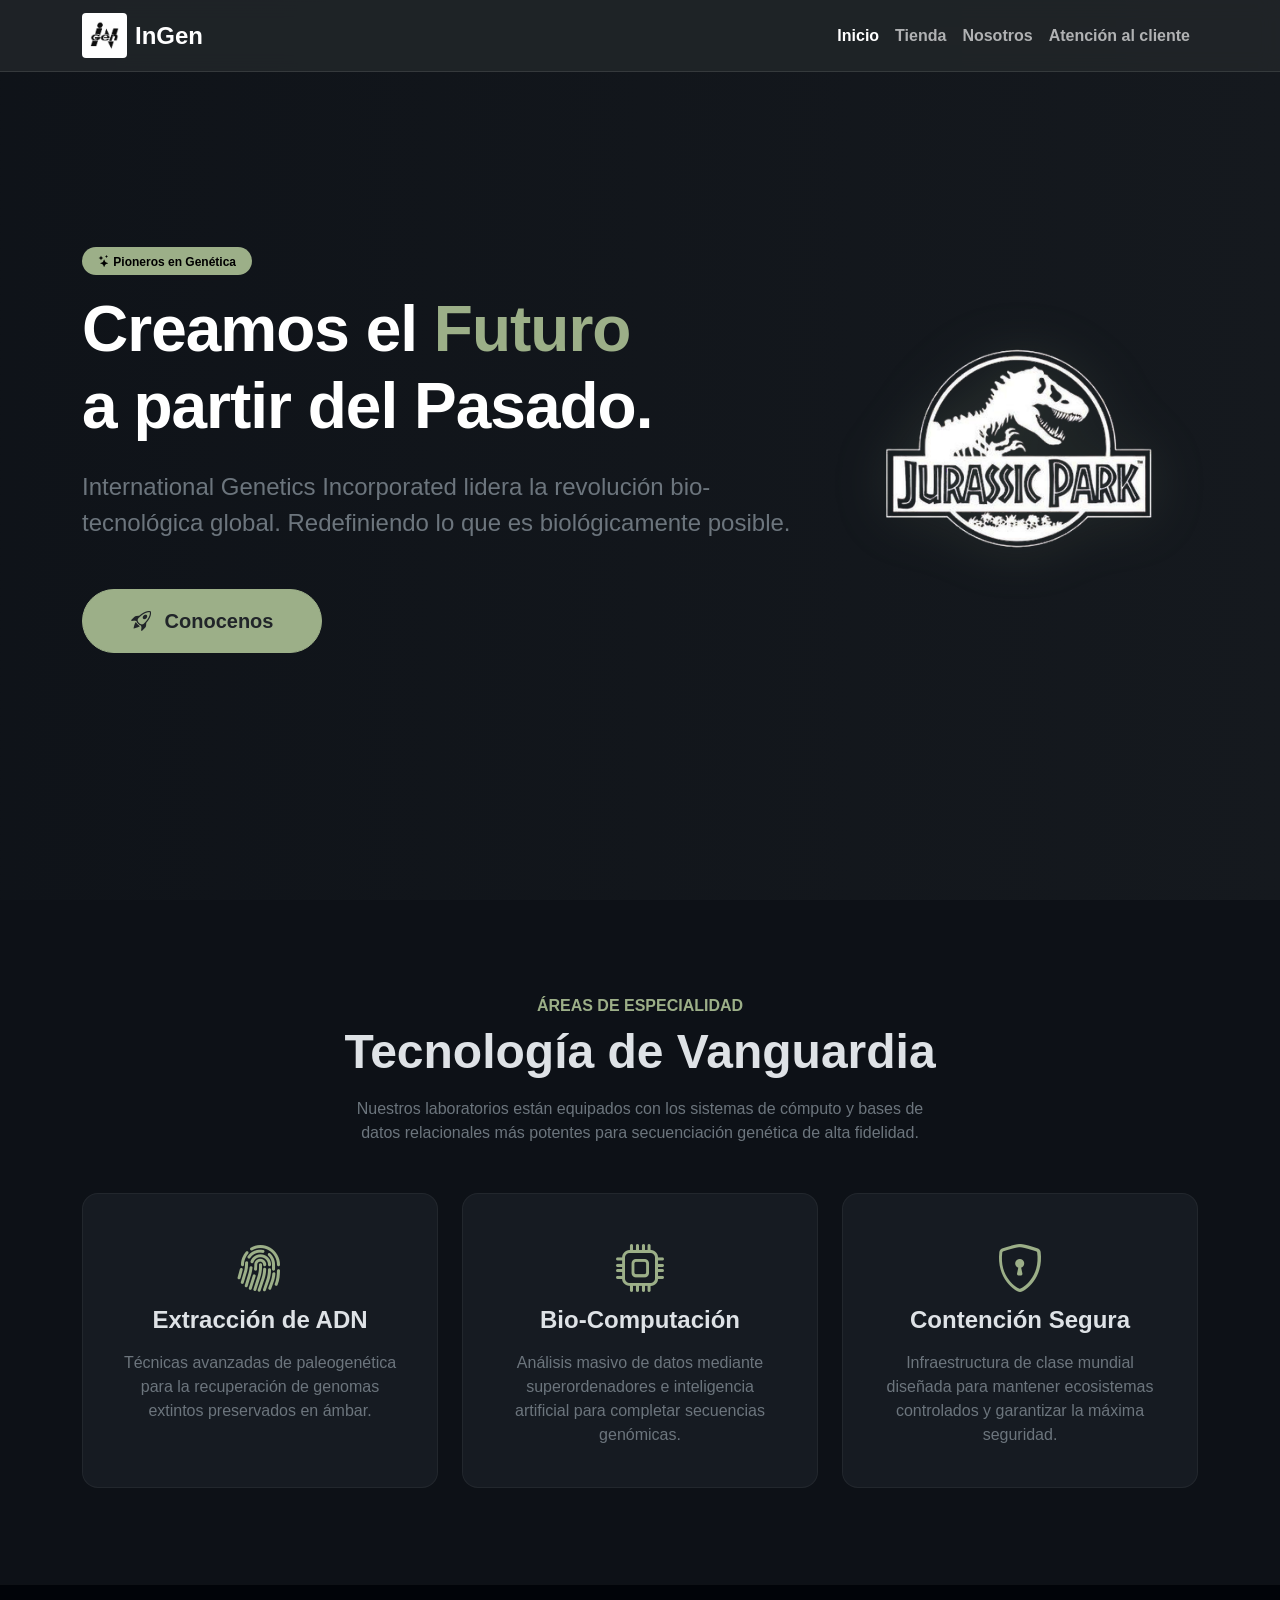
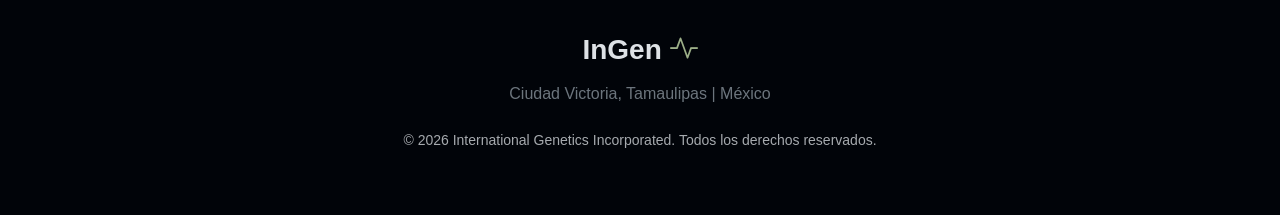
<file: index.html>
<!DOCTYPE html>
<html lang="es" data-bs-theme="dark">
<head>
    <meta charset="UTF-8">
    <meta name="viewport" content="width=device-width, initial-scale=1.0">
    <title>InGen | International Genetics Incorporated</title>
    
    <!-- Bootstrap 5 CSS -->
    <link href="https://cdn.jsdelivr.net/npm/bootstrap@5.3.2/dist/css/bootstrap.min.css" rel="stylesheet" integrity="sha384-T3c6CoIi6uLrA9TneNEoa7RxnatzjcDSCmG1MXxSR1GAsXEV/Dwwykc2MPK8M2HN" crossorigin="anonymous">
    
    <!-- Bootstrap Icons -->
    <link rel="stylesheet" href="https://cdn.jsdelivr.net/npm/bootstrap-icons@1.11.1/font/bootstrap-icons.css">

    <!-- Estilos Personalizados -->
    <link rel="stylesheet" href="src/css/index.css">
    <!-- Icono de la pestaña -->
    <link rel="icon" href="src/images/LogoInGen.jpg" type="image/x-icon">
</head>
<body>

    <!-- Navegación -->
    <nav class="navbar navbar-expand-lg fixed-top">
        <div class="container">
            <a class="navbar-brand d-flex align-items-center gap-2" href="#">
                <!-- Aquí está la ruta de tu logo según tu árbol de archivos -->
                <img src="src/images/LogoInGen.jpg" alt="InGen Logo">
                <span class="fw-bold fs-4">InGen</span>
            </a>
            <button class="navbar-toggler" type="button" data-bs-toggle="collapse" data-bs-target="#navbarNav" aria-controls="navbarNav" aria-expanded="false" aria-label="Toggle navigation">
                <span class="navbar-toggler-icon"></span>
            </button>
            <div class="collapse navbar-collapse" id="navbarNav">
                <ul class="navbar-nav ms-auto fw-semibold">
                    <li class="nav-item"><a class="nav-link active" href="#">Inicio</a></li>
                    <li class="nav-item"><a class="nav-link" href="tienda.html">Tienda</a></li>
                    <li class="nav-item"><a class="nav-link" href="nosotros.html">Nosotros</a></li>
                    <li class="nav-item"><a class="nav-link" href="atencionAlCliente.html">Atención al cliente</a></li>
                </ul>
            </div>
        </div>
    </nav>

    <!-- Hero Section -->
    <section class="hero-section">
        <div class="container">
            <div class="row">
                <div class="col-lg-8">
                    <span class="badge text-bg-info mb-3 px-3 py-2 rounded-pill"><i class="bi bi-stars"></i> Pioneros en Genética</span>
                    <h1 class="hero-title text-white mb-4">Creamos el <span>Futuro</span><br>a partir del Pasado.</h1>
                    <p class="lead text-secondary mb-5 fs-4">International Genetics Incorporated lidera la revolución bio-tecnológica global. Redefiniendo lo que es biológicamente posible.</p>
                    <div class="d-flex gap-3 flex-column flex-sm-row">
                        <a href="conocenos.html" class="btn btn-ingen btn-lg fw-bold rounded-pill px-5 py-3 text-dark">
                            <i class="bi bi-rocket-takeoff me-2"></i> Conocenos
                        </a>
                    </div>
                </div>
                <div class="col-lg-4 d-flex align-items-center justify-content-center mt-5 mt-lg-0">
                    <img class="hero-visual" src="src/images/jurassicWorld.svg" alt="Emblema de Jurassic World">
                </div>
            </div>
        </div>
    </section>

    <!-- Sección de Servicios / Características -->
    <section id="research" class="py-5" style="background-color: #0d1117;">
        <div class="container py-5">
            <div class="text-center mb-5">
                <h6 class="text-info text-uppercase fw-bold tracking-wide">Áreas de Especialidad</h6>
                <h2 class="display-5 fw-bold mb-3">Tecnología de Vanguardia</h2>
                <p class="text-secondary mx-auto" style="max-width: 600px;">Nuestros laboratorios están equipados con los sistemas de cómputo y bases de datos relacionales más potentes para secuenciación genética de alta fidelidad.</p>
            </div>

            <div class="row g-4">
                <!-- Tarjeta 1 -->
                <div class="col-md-4">
                    <div class="card h-100 p-4 text-center rounded-4">
                        <div class="card-body">
                            <i class="bi bi-fingerprint feature-icon"></i>
                            <h4 class="card-title fw-bold">Extracción de ADN</h4>
                            <p class="card-text text-secondary mt-3">Técnicas avanzadas de paleogenética para la recuperación de genomas extintos preservados en ámbar.</p>
                        </div>
                    </div>
                </div>
                <!-- Tarjeta 2 -->
                <div class="col-md-4">
                    <div class="card h-100 p-4 text-center rounded-4">
                        <div class="card-body">
                            <i class="bi bi-cpu feature-icon"></i>
                            <h4 class="card-title fw-bold">Bio-Computación</h4>
                            <p class="card-text text-secondary mt-3">Análisis masivo de datos mediante superordenadores e inteligencia artificial para completar secuencias genómicas.</p>
                        </div>
                    </div>
                </div>
                <!-- Tarjeta 3 -->
                <div class="col-md-4">
                    <div class="card h-100 p-4 text-center rounded-4">
                        <div class="card-body">
                            <i class="bi bi-shield-lock feature-icon"></i>
                            <h4 class="card-title fw-bold">Contención Segura</h4>
                            <p class="card-text text-secondary mt-3">Infraestructura de clase mundial diseñada para mantener ecosistemas controlados y garantizar la máxima seguridad.</p>
                        </div>
                    </div>
                </div>
            </div>
        </div>
    </section>

    <!-- Footer -->
    <footer class="py-5 border-top" style="border-color: rgba(255,255,255,0.05) !important; background-color: #010409;">
        <div class="container text-center">
            <h3 class="fw-bold mb-3">InGen <i class="bi bi-activity text-info"></i></h3>
            <p class="text-secondary mb-4">Ciudad Victoria, Tamaulipas | México</p>
            <p class="text-muted small">&copy; 2026 International Genetics Incorporated. Todos los derechos reservados.</p>
        </div>
    </footer>

    <!-- Bootstrap 5 JS Bundle (con Popper) -->
    <script src="https://cdn.jsdelivr.net/npm/bootstrap@5.3.2/dist/js/bootstrap.bundle.min.js" integrity="sha384-C6RzsynM9kWDrMNeT87bh95OGNyZPhcTNXj1NW7RuBCsyN/o0jlpcV8Qyq46cDfL" crossorigin="anonymous"></script>
</body>
</html>
</file>
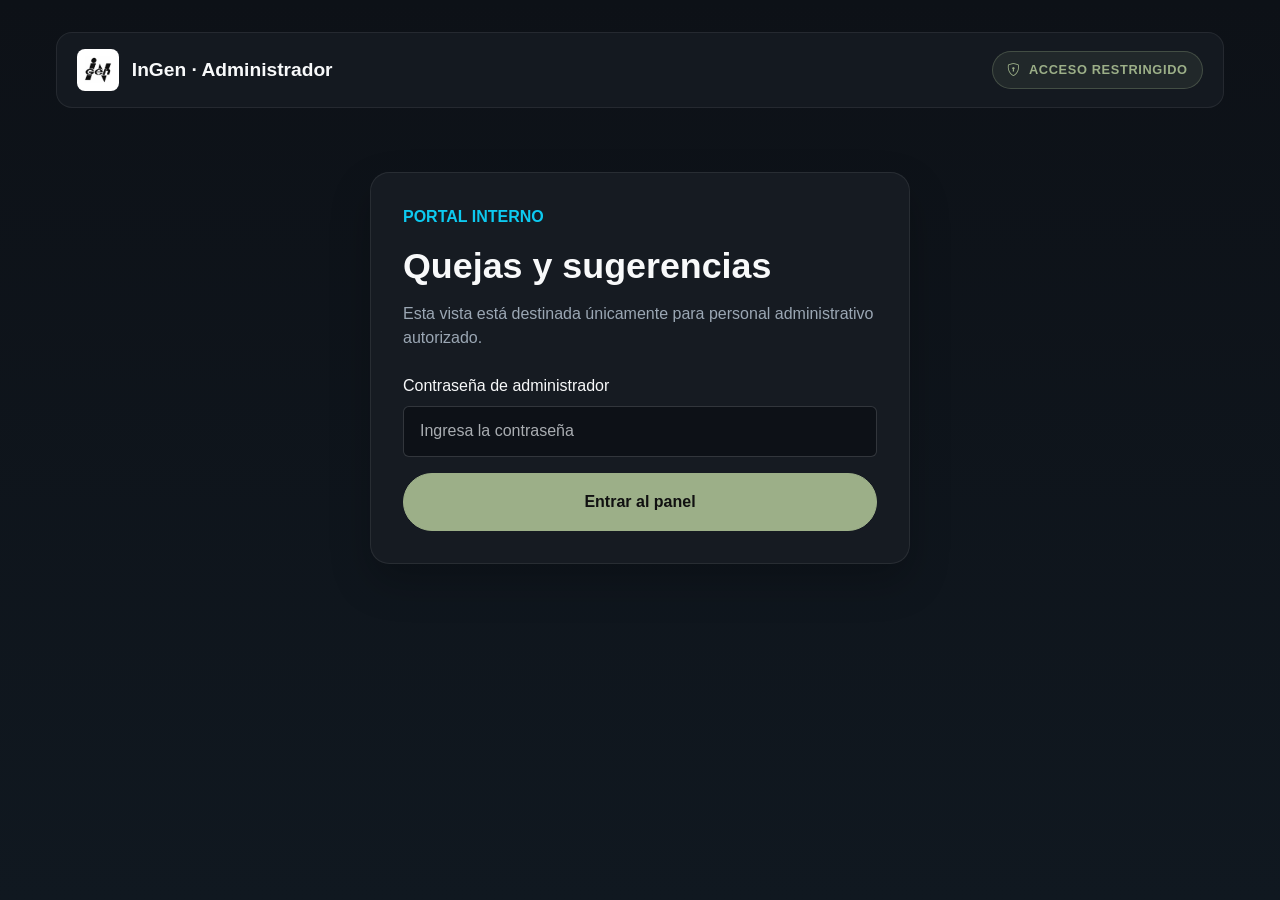
<file: adminQuejas.html>
<!DOCTYPE html>
<html lang="es" data-bs-theme="dark">
<head>
    <meta charset="UTF-8">
    <meta name="viewport" content="width=device-width, initial-scale=1.0">
    <title>Panel administrativo | Quejas y sugerencias</title>
    <link href="https://cdn.jsdelivr.net/npm/bootstrap@5.3.2/dist/css/bootstrap.min.css" rel="stylesheet" integrity="sha384-T3c6CoIi6uLrA9TneNEoa7RxnatzjcDSCmG1MXxSR1GAsXEV/Dwwykc2MPK8M2HN" crossorigin="anonymous">
    <link rel="stylesheet" href="https://cdn.jsdelivr.net/npm/bootstrap-icons@1.11.1/font/bootstrap-icons.css">
    <link rel="icon" href="src/images/LogoInGen.jpg" type="image/x-icon">
    <style>
        :root {
            --ingen-accent: #9caf88;
            --ingen-bg: #0d1117;
            --ingen-card: #161b22;
            --ingen-muted: #9ba7b4;
        }

        body {
            background: linear-gradient(180deg, #0d1117 0%, #101820 100%);
            color: #f8f9fa;
            min-height: 100vh;
            font-family: "Segoe UI", Roboto, Helvetica, Arial, sans-serif;
        }

        .admin-shell {
            max-width: 1200px;
            margin: 0 auto;
            padding: 2rem 1rem 4rem;
        }

        .topbar {
            background: rgba(22, 27, 34, 0.9);
            border: 1px solid rgba(255, 255, 255, 0.07);
            border-radius: 1rem;
            display: flex;
            align-items: center;
            justify-content: space-between;
            gap: 1rem;
            padding: 1rem 1.25rem;
            margin-bottom: 2rem;
        }

        .brand {
            display: inline-flex;
            align-items: center;
            gap: 0.8rem;
            font-weight: 700;
            font-size: 1.2rem;
        }

        .brand img {
            width: 42px;
            height: 42px;
            border-radius: 8px;
            object-fit: cover;
        }

        .status-pill {
            display: inline-flex;
            align-items: center;
            gap: 0.5rem;
            background: rgba(156, 175, 136, 0.1);
            border: 1px solid rgba(156, 175, 136, 0.28);
            border-radius: 999px;
            color: var(--ingen-accent);
            padding: 0.5rem 0.9rem;
            font-size: 0.8rem;
            font-weight: 600;
            letter-spacing: 0.05em;
            text-transform: uppercase;
        }

        .panel {
            background: var(--ingen-card);
            border: 1px solid rgba(255, 255, 255, 0.08);
            border-radius: 1.2rem;
            box-shadow: 0 18px 40px rgba(0, 0, 0, 0.22);
        }

        .access-gate {
            max-width: 540px;
            margin: 4rem auto 0;
            padding: 2rem;
        }

        .access-gate h1 {
            font-size: clamp(2rem, 2.8vw, 2.6rem);
            margin-bottom: 0.85rem;
        }

        .muted {
            color: var(--ingen-muted);
        }

        .stats-grid {
            display: grid;
            grid-template-columns: repeat(auto-fit, minmax(180px, 1fr));
            gap: 1rem;
            margin-bottom: 1.5rem;
        }

        .stat-card {
            background: rgba(13, 17, 23, 0.75);
            border: 1px solid rgba(255, 255, 255, 0.06);
            border-radius: 1rem;
            padding: 1.25rem;
        }

        .stat-label {
            display: block;
            color: var(--ingen-muted);
            font-size: 0.8rem;
            text-transform: uppercase;
            letter-spacing: 0.08em;
        }

        .stat-value {
            display: block;
            margin-top: 0.35rem;
            font-size: 2rem;
            font-weight: 700;
        }

        .table-panel {
            padding: 1.25rem;
        }

        .empty-state {
            padding: 2rem 1rem;
            text-align: center;
            color: var(--ingen-muted);
        }

        .request-card {
            border: 1px solid rgba(255, 255, 255, 0.08);
            border-radius: 1rem;
            background: rgba(13, 17, 23, 0.72);
            padding: 1.1rem 1.2rem;
            margin-bottom: 1rem;
        }

        .request-head {
            display: flex;
            justify-content: space-between;
            align-items: flex-start;
            gap: 1rem;
            margin-bottom: 0.8rem;
        }

        .request-meta {
            display: flex;
            flex-wrap: wrap;
            gap: 0.5rem;
            color: var(--ingen-muted);
            font-size: 0.82rem;
        }

        .badge-category {
            border-radius: 999px;
            padding: 0.45rem 0.7rem;
            font-size: 0.7rem;
            text-transform: uppercase;
            letter-spacing: 0.06em;
            font-weight: 700;
        }

        .badge-duda {
            background: rgba(13, 110, 253, 0.15);
            color: #8ec5ff;
        }

        .badge-queja {
            background: rgba(220, 53, 69, 0.15);
            color: #ff9aa4;
        }

        .badge-sugerencia {
            background: rgba(25, 135, 84, 0.15);
            color: #8ce3b2;
        }

        .badge-seguimiento {
            background: rgba(255, 193, 7, 0.15);
            color: #ffd76a;
        }

        .message-text {
            color: #f1f4f8;
            margin: 0.75rem 0 0;
            white-space: pre-wrap;
            line-height: 1.7;
        }

        .btn-ingen {
            --bs-btn-color: #111;
            --bs-btn-bg: var(--ingen-accent);
            --bs-btn-border-color: var(--ingen-accent);
            --bs-btn-hover-color: #111;
            --bs-btn-hover-bg: #b2c59c;
            --bs-btn-hover-border-color: #b2c59c;
        }

        .form-control {
            background-color: #0d1117;
            border-color: rgba(255, 255, 255, 0.12);
            color: #f8f9fa;
            padding: 0.8rem 1rem;
        }

        .form-control:focus {
            background-color: #0d1117;
            border-color: var(--ingen-accent);
            box-shadow: 0 0 0 0.2rem rgba(156, 175, 136, 0.18);
            color: #f8f9fa;
        }

        .hidden {
            display: none !important;
        }
    </style>
</head>
<body>
    <div class="admin-shell">
        <header class="topbar">
            <div class="brand">
                <img src="src/images/LogoInGen.jpg" alt="Logo de InGen">
                <span>InGen · Administrador</span>
            </div>
            <div class="status-pill">
                <i class="bi bi-shield-lock"></i>
                Acceso restringido
            </div>
        </header>

        <section id="accessGate" class="panel access-gate">
            <p class="eyebrow text-uppercase text-info fw-bold mb-3">Portal interno</p>
            <h1 class="fw-bold">Quejas y sugerencias</h1>
            <p class="muted mb-4">Esta vista está destinada únicamente para personal administrativo autorizado.</p>

            <form id="adminLoginForm" novalidate>
                <label class="form-label" for="adminPassword">Contraseña de administrador</label>
                <input id="adminPassword" class="form-control" type="password" placeholder="Ingresa la contraseña" required>
                <div class="d-grid mt-3">
                    <button type="submit" class="btn btn-ingen fw-bold rounded-pill py-3">Entrar al panel</button>
                </div>
                <p id="loginError" class="text-danger mt-3 mb-0 d-none">La contraseña es incorrecta.</p>
            </form>
        </section>

        <main id="adminContent" class="hidden">
            <div class="stats-grid">
                <div class="stat-card panel">
                    <span class="stat-label">Total</span>
                    <span id="totalCount" class="stat-value">0</span>
                </div>
                <div class="stat-card panel">
                    <span class="stat-label">Quejas</span>
                    <span id="quejasCount" class="stat-value">0</span>
                </div>
                <div class="stat-card panel">
                    <span class="stat-label">Sugerencias</span>
                    <span id="sugerenciasCount" class="stat-value">0</span>
                </div>
                <div class="stat-card panel">
                    <span class="stat-label">Dudas</span>
                    <span id="dudasCount" class="stat-value">0</span>
                </div>
            </div>

            <div class="d-flex justify-content-between align-items-center mb-3 flex-wrap gap-2">
                <h2 class="fw-bold mb-0">Solicitudes recibidas</h2>
                <button id="logoutButton" class="btn btn-outline-light rounded-pill" type="button">
                    <i class="bi bi-box-arrow-right me-2"></i>Cerrar sesión
                </button>
            </div>

            <section id="requestsList" class="table-panel panel"></section>
        </main>
    </div>

    <script src="src/scripts/solicitudes.js"></script>
    <script>
        const ADMIN_PASSWORD = 'InGenAdmin2026';

        const accessGate = document.getElementById('accessGate');
        const adminContent = document.getElementById('adminContent');
        const adminLoginForm = document.getElementById('adminLoginForm');
        const adminPasswordInput = document.getElementById('adminPassword');
        const loginError = document.getElementById('loginError');
        const requestsList = document.getElementById('requestsList');
        const logoutButton = document.getElementById('logoutButton');

        function isAdminSessionActive() {
            return sessionStorage.getItem('ingen_admin_session') === 'active';
        }

        function setAdminSession(active) {
            if (active) {
                sessionStorage.setItem('ingen_admin_session', 'active');
            } else {
                sessionStorage.removeItem('ingen_admin_session');
            }
        }

        function formatDate(dateString) {
            const date = new Date(dateString);
            if (Number.isNaN(date.getTime())) return 'Sin fecha';
            return new Intl.DateTimeFormat('es-MX', {
                dateStyle: 'medium',
                timeStyle: 'short'
            }).format(date);
        }

        function getBadgeClass(topic) {
            const normalized = (topic || '').toLowerCase();
            if (normalized.includes('queja')) return 'badge-queja';
            if (normalized.includes('suger')) return 'badge-sugerencia';
            if (normalized.includes('seguimiento')) return 'badge-seguimiento';
            return 'badge-duda';
        }

        function renderRequests() {
            const solicitudes = SolicitudesInGen.obtenerTodas();
            const total = solicitudes.length;
            const quejas = solicitudes.filter(item => (item.topic || '').toLowerCase().includes('queja')).length;
            const sugerencias = solicitudes.filter(item => (item.topic || '').toLowerCase().includes('suger')).length;
            const dudas = solicitudes.filter(item => {
                const topic = (item.topic || '').toLowerCase();
                return topic.includes('duda') || topic.includes('información') || topic.includes('solicitud');
            }).length;

            document.getElementById('totalCount').textContent = total;
            document.getElementById('quejasCount').textContent = quejas;
            document.getElementById('sugerenciasCount').textContent = sugerencias;
            document.getElementById('dudasCount').textContent = dudas;

            if (!solicitudes.length) {
                requestsList.innerHTML = '<div class="empty-state"><i class="bi bi-inbox fs-1 d-block mb-2"></i><p class="mb-0">No hay quejas o sugerencias registradas aún.</p></div>';
                return;
            }

            requestsList.innerHTML = solicitudes.map((item, index) => {
                const badgeClass = getBadgeClass(item.topic);
                return `
                    <article class="request-card">
                        <div class="request-head">
                            <div>
                                <div class="d-flex align-items-center gap-2 mb-2 flex-wrap">
                                    <h3 class="h5 fw-bold mb-0">${(item.name || 'Cliente sin nombre').replace(/</g, '&lt;')}</h3>
                                    <span class="badge-category ${badgeClass}">${item.topic || 'Sin asunto'}</span>
                                </div>
                                <div class="request-meta">
                                    <span><i class="bi bi-envelope me-1"></i>${(item.email || 'Sin correo').replace(/</g, '&lt;')}</span>
                                    <span><i class="bi bi-calendar3 me-1"></i>${formatDate(item.date)}</span>
                                </div>
                            </div>
                            <span class="small text-muted">#${solicitudes.length - index}</span>
                        </div>
                        <p class="message-text">${(item.message || '').replace(/</g, '&lt;')}</p>
                    </article>
                `;
            }).join('');
        }

        function showAdminPanel() {
            accessGate.classList.add('hidden');
            adminContent.classList.remove('hidden');
            renderRequests();
        }

        function hideAdminPanel() {
            setAdminSession(false);
            adminContent.classList.add('hidden');
            accessGate.classList.remove('hidden');
            adminPasswordInput.value = '';
            loginError.classList.add('d-none');
        }

        adminLoginForm.addEventListener('submit', function (event) {
            event.preventDefault();
            const value = adminPasswordInput.value.trim();
            if (value === ADMIN_PASSWORD) {
                setAdminSession(true);
                loginError.classList.add('d-none');
                showAdminPanel();
                return;
            }

            loginError.classList.remove('d-none');
            adminPasswordInput.focus();
        });

        logoutButton.addEventListener('click', function () {
            hideAdminPanel();
        });

        if (isAdminSessionActive()) {
            showAdminPanel();
        }
    </script>
</body>
</html>
</file>
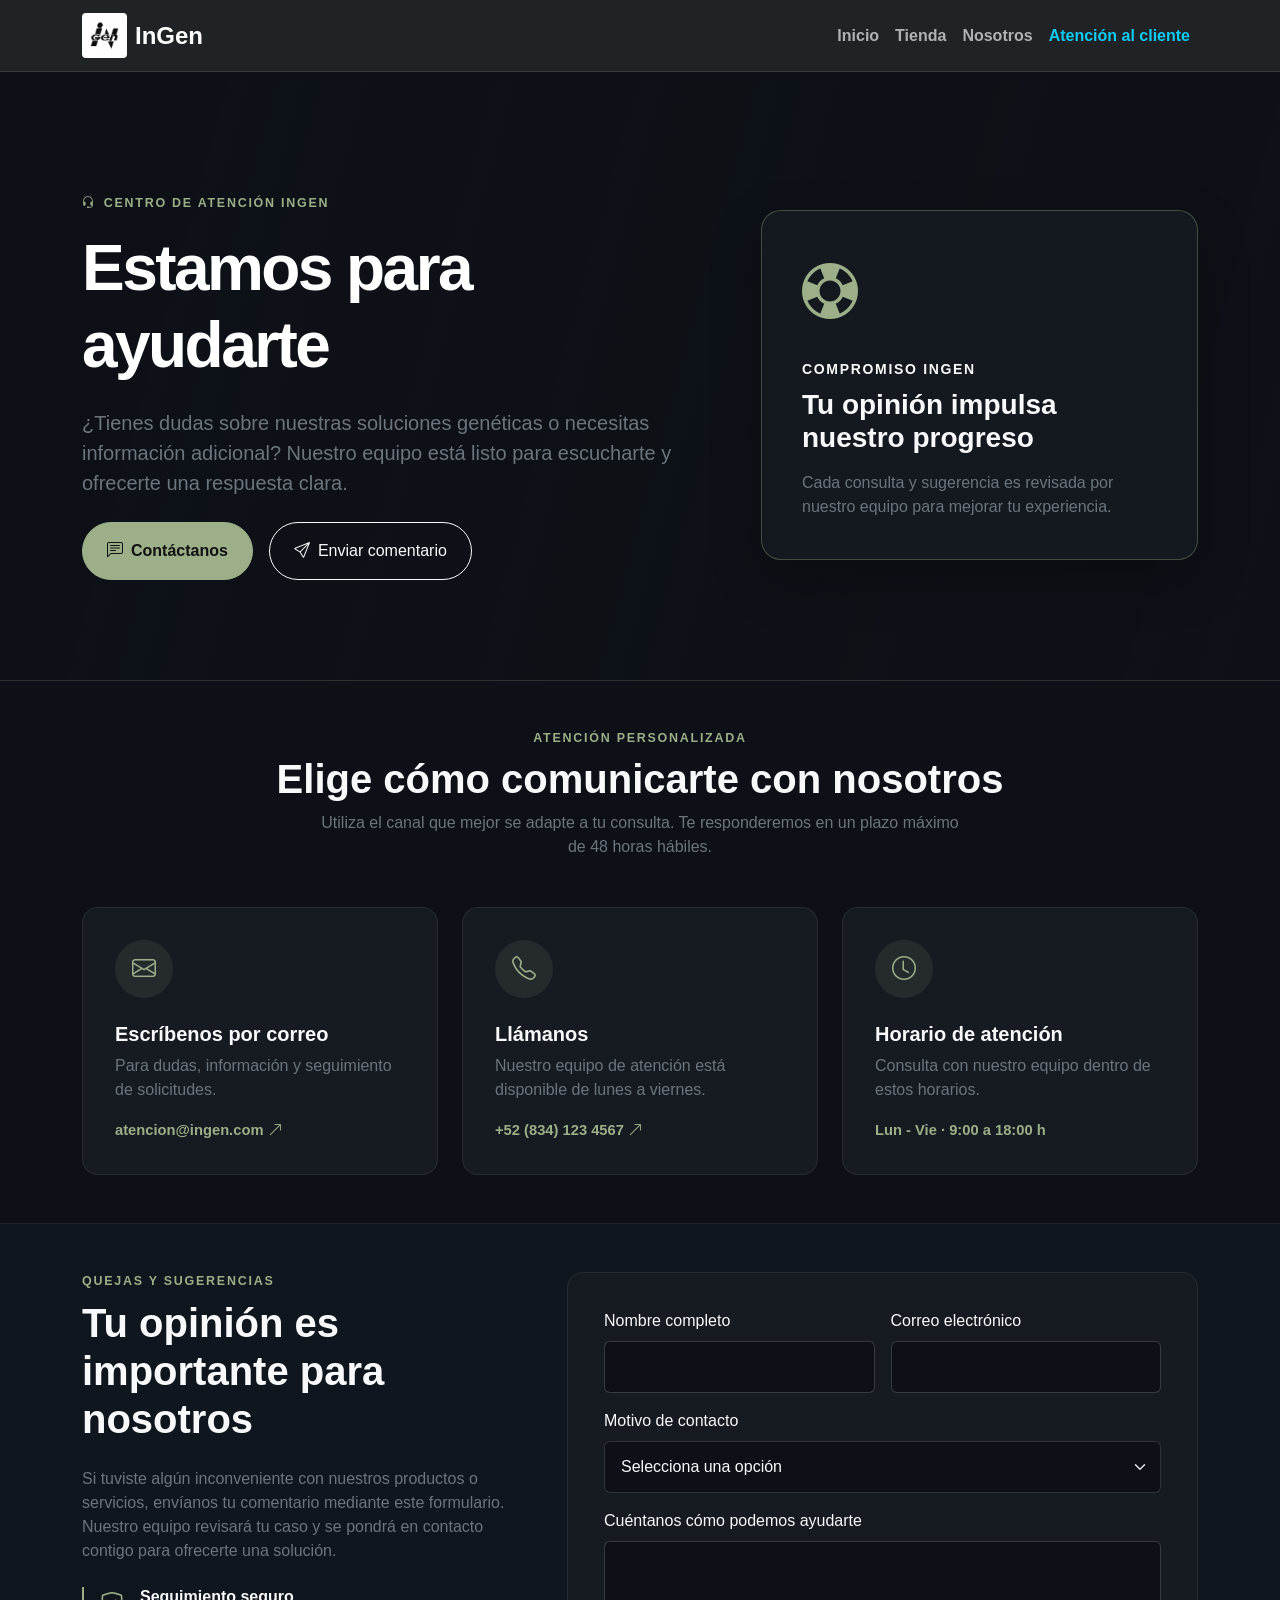
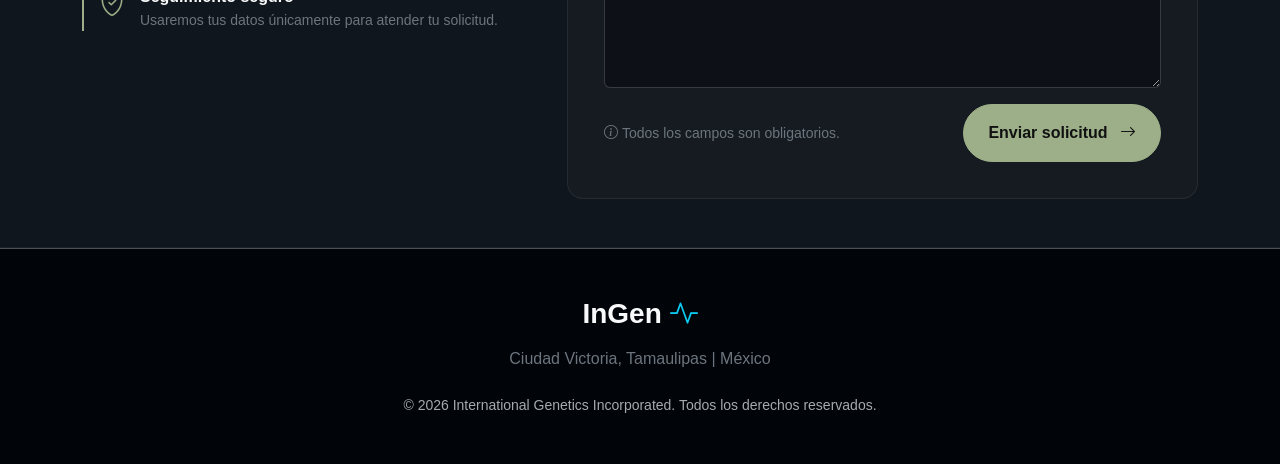
<file: atencionAlCliente.html>
<!DOCTYPE html>
<html lang="es" data-bs-theme="dark">
<head>
    <meta charset="UTF-8">
    <meta name="viewport" content="width=device-width, initial-scale=1.0">
    <meta name="description" content="Centro de atención al cliente de InGen. Estamos para ayudarte con tus dudas, comentarios y sugerencias.">
    <title>Atención al cliente | InGen</title>

    <link href="https://cdn.jsdelivr.net/npm/bootstrap@5.3.2/dist/css/bootstrap.min.css" rel="stylesheet" integrity="sha384-T3c6CoIi6uLrA9TneNEoa7RxnatzjcDSCmG1MXxSR1GAsXEV/Dwwykc2MPK8M2HN" crossorigin="anonymous">
    <link rel="stylesheet" href="https://cdn.jsdelivr.net/npm/bootstrap-icons@1.11.1/font/bootstrap-icons.css">
    <link rel="stylesheet" href="src/css/atencion.css">
    <link rel="icon" href="src/images/LogoInGen.jpg" type="image/x-icon">
</head>
<body>
    <nav class="navbar navbar-expand-lg fixed-top">
        <div class="container">
            <a class="navbar-brand d-flex align-items-center gap-2" href="index.html">
                <img src="src/images/LogoInGen.jpg" alt="Logotipo de InGen">
                <span class="fw-bold fs-4">InGen</span>
            </a>
            <button class="navbar-toggler" type="button" data-bs-toggle="collapse" data-bs-target="#navbarNav" aria-controls="navbarNav" aria-expanded="false" aria-label="Abrir menú">
                <span class="navbar-toggler-icon"></span>
            </button>
            <div class="collapse navbar-collapse" id="navbarNav">
                <ul class="navbar-nav ms-auto fw-semibold">
                    <li class="nav-item"><a class="nav-link" href="index.html">Inicio</a></li>
                    <li class="nav-item"><a class="nav-link" href="tienda.html">Tienda</a></li>
                    <li class="nav-item"><a class="nav-link" href="nosotros.html">Nosotros</a></li>
                    <li class="nav-item"><a class="nav-link active text-info" aria-current="page" href="atencionAlCliente.html">Atención al cliente</a></li>
                </ul>
            </div>
        </div>
    </nav>

    <main>
        <header class="support-hero">
            <div class="container">
                <div class="row align-items-center g-5">
                    <div class="col-lg-7">
                        <span class="eyebrow"><i class="bi bi-headset me-2"></i>Centro de atención InGen</span>
                        <h1 class="display-3 fw-bold text-white mt-3 mb-4">Estamos para ayudarte</h1>
                        <p class="lead text-secondary mb-4">¿Tienes dudas sobre nuestras soluciones genéticas o necesitas información adicional? Nuestro equipo está listo para escucharte y ofrecerte una respuesta clara.</p>
                        <div class="d-flex flex-wrap gap-3">
                            <a class="btn btn-ingen rounded-pill px-4 py-3 fw-bold" href="#contacto"><i class="bi bi-chat-left-text me-2"></i>Contáctanos</a>
                            <a class="btn btn-outline-light rounded-pill px-4 py-3" href="#quejas"><i class="bi bi-send me-2"></i>Enviar comentario</a>
                        </div>
                    </div>
                    <div class="col-lg-5">
                        <div class="hero-panel">
                            <i class="bi bi-life-preserver hero-panel-icon"></i>
                            <p class="small text-uppercase fw-bold letter-spacing mb-2">Compromiso InGen</p>
                            <h2 class="h3 fw-bold mb-3">Tu opinión impulsa nuestro progreso</h2>
                            <p class="text-secondary mb-0">Cada consulta y sugerencia es revisada por nuestro equipo para mejorar tu experiencia.</p>
                        </div>
                    </div>
                </div>
            </div>
        </header>

        <section id="contacto" class="container py-5">
            <div class="section-heading text-center mb-5">
                <p class="eyebrow mb-2">Atención personalizada</p>
                <h2 class="display-6 fw-bold">Elige cómo comunicarte con nosotros</h2>
                <p class="text-secondary mx-auto">Utiliza el canal que mejor se adapte a tu consulta. Te responderemos en un plazo máximo de 48 horas hábiles.</p>
            </div>
            <div class="row g-4">
                <div class="col-md-4">
                    <a class="contact-card h-100 d-block" href="mailto:atencion@ingen.com">
                        <span class="contact-icon"><i class="bi bi-envelope"></i></span>
                        <h3 class="h5 fw-bold mt-4">Escríbenos por correo</h3>
                        <p class="text-secondary mb-3">Para dudas, información y seguimiento de solicitudes.</p>
                        <span class="contact-link">atencion@ingen.com <i class="bi bi-arrow-up-right"></i></span>
                    </a>
                </div>
                <div class="col-md-4">
                    <a class="contact-card h-100 d-block" href="tel:+528341234567">
                        <span class="contact-icon"><i class="bi bi-telephone"></i></span>
                        <h3 class="h5 fw-bold mt-4">Llámanos</h3>
                        <p class="text-secondary mb-3">Nuestro equipo de atención está disponible de lunes a viernes.</p>
                        <span class="contact-link">+52 (834) 123 4567 <i class="bi bi-arrow-up-right"></i></span>
                    </a>
                </div>
                <div class="col-md-4">
                    <div class="contact-card h-100">
                        <span class="contact-icon"><i class="bi bi-clock"></i></span>
                        <h3 class="h5 fw-bold mt-4">Horario de atención</h3>
                        <p class="text-secondary mb-3">Consulta con nuestro equipo dentro de estos horarios.</p>
                        <span class="contact-link">Lun - Vie · 9:00 a 18:00 h</span>
                    </div>
                </div>
            </div>
        </section>

        <section id="quejas" class="form-section py-5">
            <div class="container">
                <div class="row g-5 align-items-start">
                    <div class="col-lg-5">
                        <p class="eyebrow mb-2">Quejas y sugerencias</p>
                        <h2 class="display-6 fw-bold mb-4">Tu opinión es importante para nosotros</h2>
                        <p class="text-secondary">Si tuviste algún inconveniente con nuestros productos o servicios, envíanos tu comentario mediante este formulario. Nuestro equipo revisará tu caso y se pondrá en contacto contigo para ofrecerte una solución.</p>
                        <div class="follow-up mt-4">
                            <i class="bi bi-shield-check"></i>
                            <div>
                                <h3 class="h6 fw-bold mb-1">Seguimiento seguro</h3>
                                <p class="text-secondary small mb-0">Usaremos tus datos únicamente para atender tu solicitud.</p>
                            </div>
                        </div>
                    </div>
                    <div class="col-lg-7">
                        <form id="supportForm" class="support-form" novalidate>
                            <div class="row g-3">
                                <div class="col-md-6">
                                    <label class="form-label" for="name">Nombre completo</label>
                                    <input class="form-control" id="name" name="name" type="text" autocomplete="name" required>
                                </div>
                                <div class="col-md-6">
                                    <label class="form-label" for="email">Correo electrónico</label>
                                    <input class="form-control" id="email" name="email" type="email" autocomplete="email" required>
                                </div>
                                <div class="col-12">
                                    <label class="form-label" for="topic">Motivo de contacto</label>
                                    <select class="form-select" id="topic" name="topic" required>
                                        <option value="" selected disabled>Selecciona una opción</option>
                                        <option>Duda o solicitud de información</option>
                                        <option>Queja sobre el servicio</option>
                                        <option>Sugerencia</option>
                                        <option>Seguimiento de una solicitud</option>
                                    </select>
                                </div>
                                <div class="col-12">
                                    <label class="form-label" for="message">Cuéntanos cómo podemos ayudarte</label>
                                    <textarea class="form-control" id="message" name="message" rows="5" required></textarea>
                                </div>
                                <div class="col-12 d-flex flex-wrap align-items-center justify-content-between gap-3">
                                    <p class="small text-secondary mb-0"><i class="bi bi-info-circle me-1"></i>Todos los campos son obligatorios.</p>
                                    <button class="btn btn-ingen rounded-pill px-4 py-3 fw-bold" type="submit">Enviar solicitud <i class="bi bi-arrow-right ms-2"></i></button>
                                </div>
                            </div>
                            <div id="formMessage" class="alert alert-success mt-4 mb-0 d-none" role="status"></div>
                        </form>
                    </div>
                </div>
            </div>
        </section>
    </main>

    <footer class="py-5 border-top">
        <div class="container text-center">
            <h3 class="fw-bold mb-3">InGen <i class="bi bi-activity text-info"></i></h3>
            <p class="text-secondary mb-4">Ciudad Victoria, Tamaulipas | México</p>
            <p class="text-muted small mb-0">&copy; 2026 International Genetics Incorporated. Todos los derechos reservados.</p>
        </div>
    </footer>

    <script src="https://cdn.jsdelivr.net/npm/bootstrap@5.3.2/dist/js/bootstrap.bundle.min.js" integrity="sha384-C6RzsynM9kWDrMNeT87bh95OGNyZPhcTNXj1NW7RuBCsyN/o0jlpcV8Qyq46cDfL" crossorigin="anonymous"></script>
    <script src="src/scripts/solicitudes.js"></script>
    <script>
        document.getElementById('supportForm').addEventListener('submit', function (event) {
            event.preventDefault();
            if (!this.checkValidity()) {
                this.classList.add('was-validated');
                return;
            }
            const formData = new FormData(this);
            const solicitudes = SolicitudesInGen.obtenerTodas();
            solicitudes.unshift({
                id: crypto.randomUUID ? crypto.randomUUID() : `${Date.now()}-${Math.random().toString(16).slice(2)}`,
                name: formData.get('name').trim(),
                email: formData.get('email').trim(),
                topic: formData.get('topic'),
                message: formData.get('message').trim(),
                date: new Date().toISOString()
            });
            SolicitudesInGen.guardarTodas(solicitudes);
            const formMessage = document.getElementById('formMessage');
            formMessage.textContent = 'Gracias por escribirnos. Recibimos tu solicitud y nuestro equipo se pondrá en contacto contigo pronto.';
            formMessage.classList.remove('d-none');
            this.reset();
            this.classList.remove('was-validated');
        });
    </script>
</body>
</html>
</file>
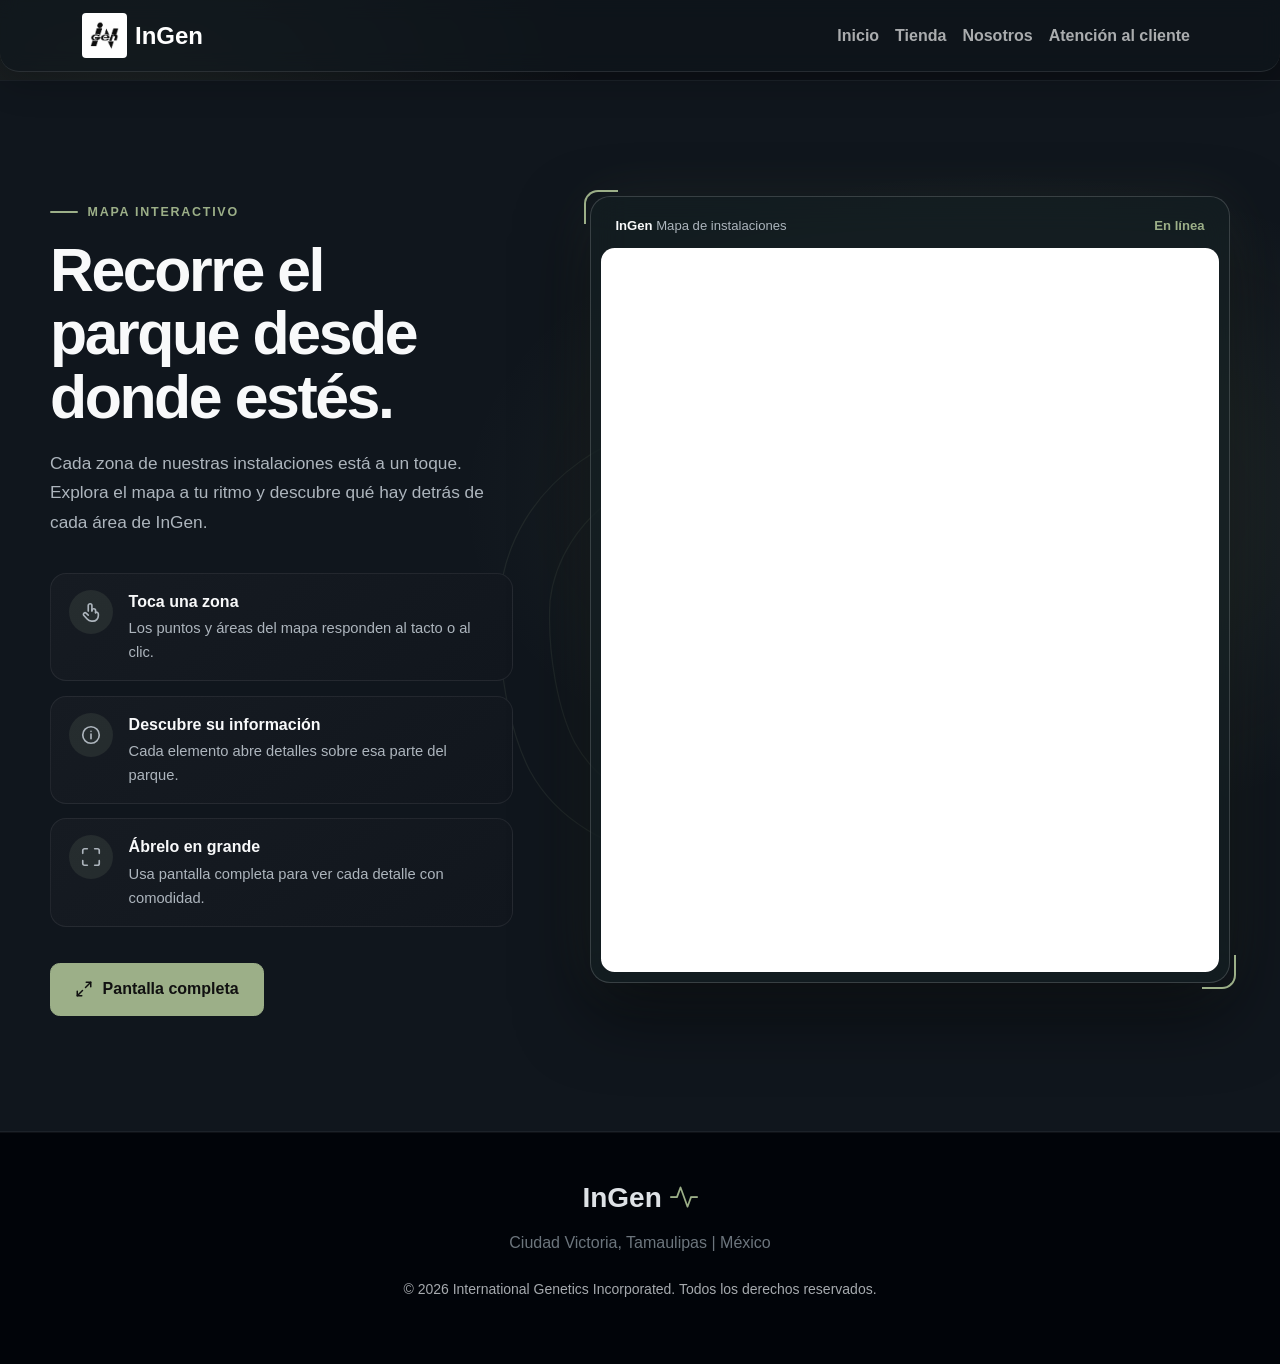
<file: conocenos.html>
<!DOCTYPE html>
<html lang="es" data-bs-theme="dark">
<head>
    <meta charset="UTF-8">
    <meta name="viewport" content="width=device-width, initial-scale=1.0">
    <title>Conócenos | InGen</title>

    <!-- Bootstrap 5 CSS -->
    <link href="https://cdn.jsdelivr.net/npm/bootstrap@5.3.2/dist/css/bootstrap.min.css" rel="stylesheet" integrity="sha384-T3c6CoIi6uLrA9TneNEoa7RxnatzjcDSCmG1MXxSR1GAsXEV/Dwwykc2MPK8M2HN" crossorigin="anonymous">

    <!-- Bootstrap Icons -->
    <link rel="stylesheet" href="https://cdn.jsdelivr.net/npm/bootstrap-icons@1.11.1/font/bootstrap-icons.css">

    <!-- Estilos Personalizados -->
    <link rel="stylesheet" href="src/css/conocenos.css">
    <!-- Icono de la pestaña -->
    <link rel="icon" href="src/images/LogoInGen.jpg" type="image/x-icon">
</head>
<body>

    <!-- Navegación -->
    <nav class="navbar navbar-expand-lg fixed-top">
        <div class="container">
            <a class="navbar-brand d-flex align-items-center gap-2" href="index.html">
                <img src="src/images/LogoInGen.jpg" alt="InGen Logo">
                <span class="fw-bold fs-4">InGen</span>
            </a>
            <button class="navbar-toggler" type="button" data-bs-toggle="collapse" data-bs-target="#navbarNav" aria-controls="navbarNav" aria-expanded="false" aria-label="Toggle navigation">
                <span class="navbar-toggler-icon"></span>
            </button>
            <div class="collapse navbar-collapse" id="navbarNav">
                <ul class="navbar-nav ms-auto fw-semibold">
                    <li class="nav-item"><a class="nav-link" href="index.html">Inicio</a></li>
                    <li class="nav-item"><a class="nav-link" href="tienda.html">Tienda</a></li>
                    <li class="nav-item"><a class="nav-link" href="nosotros.html">Nosotros</a></li>
                    <li class="nav-item"><a class="nav-link" href="atencionAlCliente.html">Atención al cliente</a></li>
                </ul>
            </div>
        </div>
    </nav>

    <section class="mc" id="mapa" aria-labelledby="mc-titulo">
      <div class="mc__grid">
    
        <div class="mc__info">
          <span class="mc__eyebrow">Mapa interactivo</span>
          <h2 class="mc__title" id="mc-titulo">Recorre el parque desde donde estés.</h2>
          <p class="mc__lead">
            Cada zona de nuestras instalaciones está a un toque. Explora el mapa a tu ritmo
            y descubre qué hay detrás de cada área de InGen.
          </p>
    
          <ul class="mc__guia">
            <li>
              <span class="mc__ico" aria-hidden="true">
                <svg viewBox="0 0 24 24" fill="none" stroke="currentColor" stroke-width="1.8" stroke-linecap="round" stroke-linejoin="round"><path d="M9 11V5a2 2 0 0 1 4 0v6"/><path d="M13 10.5a2 2 0 0 1 4 0V13"/><path d="M17 12.5a2 2 0 0 1 3 1.7V16a6 6 0 0 1-6 6h-1.5a6 6 0 0 1-4.7-2.3L4 15.5a1.8 1.8 0 0 1 2.7-2.3L9 15.5"/></svg>
              </span>
              <div><strong>Toca una zona</strong><span>Los puntos y áreas del mapa responden al tacto o al clic.</span></div>
            </li>
            <li>
              <span class="mc__ico" aria-hidden="true">
                <svg viewBox="0 0 24 24" fill="none" stroke="currentColor" stroke-width="1.8" stroke-linecap="round" stroke-linejoin="round"><circle cx="12" cy="12" r="9"/><path d="M12 11v5"/><path d="M12 8h.01"/></svg>
              </span>
              <div><strong>Descubre su información</strong><span>Cada elemento abre detalles sobre esa parte del parque.</span></div>
            </li>
            <li>
              <span class="mc__ico" aria-hidden="true">
                <svg viewBox="0 0 24 24" fill="none" stroke="currentColor" stroke-width="1.8" stroke-linecap="round" stroke-linejoin="round"><path d="M8 3H5a2 2 0 0 0-2 2v3"/><path d="M16 3h3a2 2 0 0 1 2 2v3"/><path d="M8 21H5a2 2 0 0 1-2-2v-3"/><path d="M16 21h3a2 2 0 0 0 2-2v-3"/></svg>
              </span>
              <div><strong>Ábrelo en grande</strong><span>Usa pantalla completa para ver cada detalle con comodidad.</span></div>
            </li>
          </ul>
    
          <div class="mc__acciones">
            <button class="mc__btn" type="button" id="mc-full">
              <svg viewBox="0 0 24 24" fill="none" stroke="currentColor" stroke-width="2" stroke-linecap="round" stroke-linejoin="round" aria-hidden="true"><path d="M15 3h6v6"/><path d="M9 21H3v-6"/><path d="M21 3l-7 7"/><path d="M3 21l7-7"/></svg>
              Pantalla completa
            </button>
          </div>
        </div>
    
        <div class="mc__pantalla">
          <div class="mc__barra">
            <span><b>InGen</b> Mapa de instalaciones</span>
            <span class="mc__estado"><span class="mc__punto" aria-hidden="true"></span>En línea</span>
          </div>
          <div class="mc__visor" id="mc-visor">
            <iframe
              title="Mapa interactivo de Jurassic Park"
              src="https://view.genially.com/6162206861d5020ddc3b5100"
              loading="lazy"
              allowfullscreen
              scrolling="yes"></iframe>
          </div>
        </div>
    
      </div>
    </section>

    <!-- Footer -->
    <footer class="py-5 border-top" style="border-color: rgba(255,255,255,0.05) !important; background-color: #010409;">
        <div class="container text-center">
            <h3 class="fw-bold mb-3">InGen <i class="bi bi-activity text-info"></i></h3>
            <p class="text-secondary mb-4">Ciudad Victoria, Tamaulipas | México</p>
            <p class="text-muted small">&copy; 2026 International Genetics Incorporated. Todos los derechos reservados.</p>
        </div>
    </footer>

    <!-- Bootstrap 5 JS Bundle (con Popper) -->
    <script src="https://cdn.jsdelivr.net/npm/bootstrap@5.3.2/dist/js/bootstrap.bundle.min.js" integrity="sha384-C6RzsynM9kWDrMNeT87bh95OGNyZPhcTNXj1NW7RuBCsyN/o0jlpcV8Qyq46cDfL" crossorigin="anonymous"></script>

    <!-- Pantalla completa del mapa -->
    <script>
      (function () {
        var btn = document.getElementById('mc-full');
        var visor = document.getElementById('mc-visor');
        if (!btn || !visor) return;

        btn.addEventListener('click', function () {
          var req = visor.requestFullscreen || visor.webkitRequestFullscreen;
          if (req) {
            req.call(visor);
          } else {
            window.open('https://view.genially.com/6162206861d5020ddc3b5100', '_blank', 'noopener');
          }
        });
      })();
    </script>
</body>
</html>
</file>
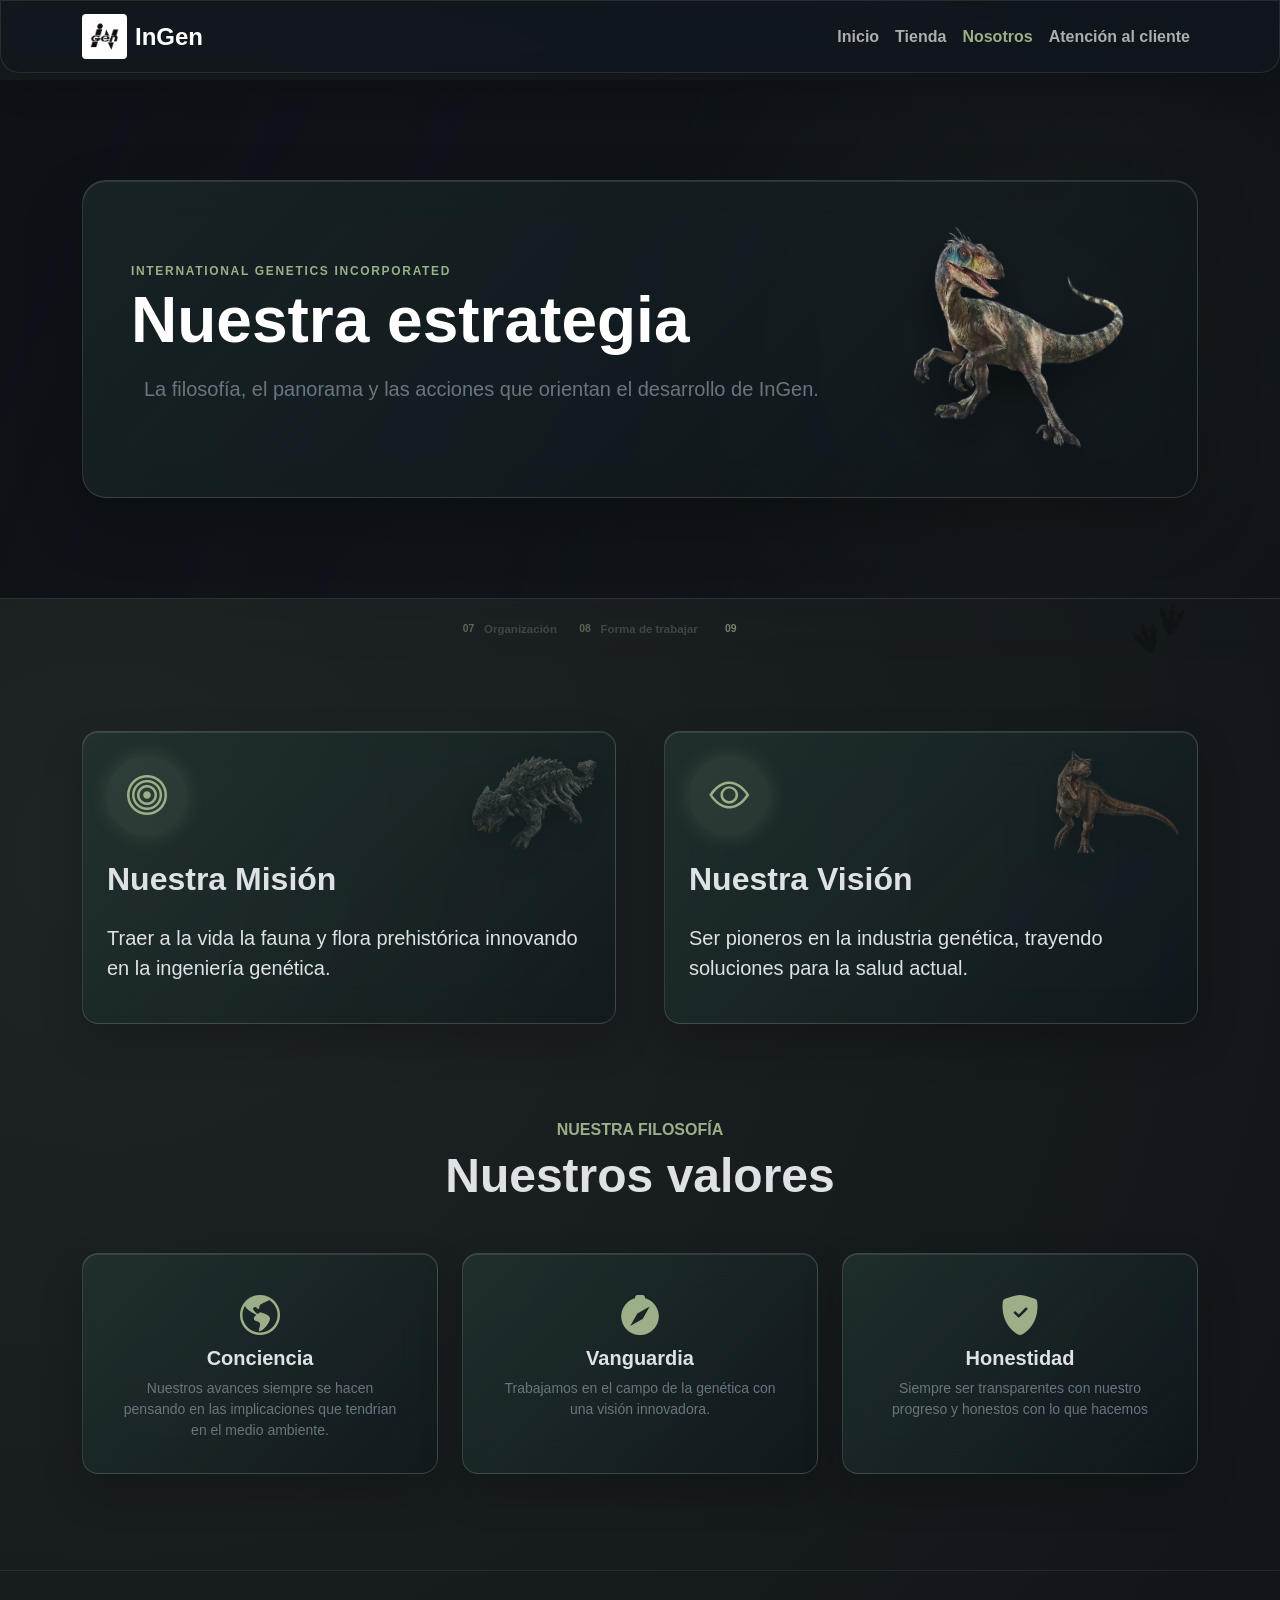
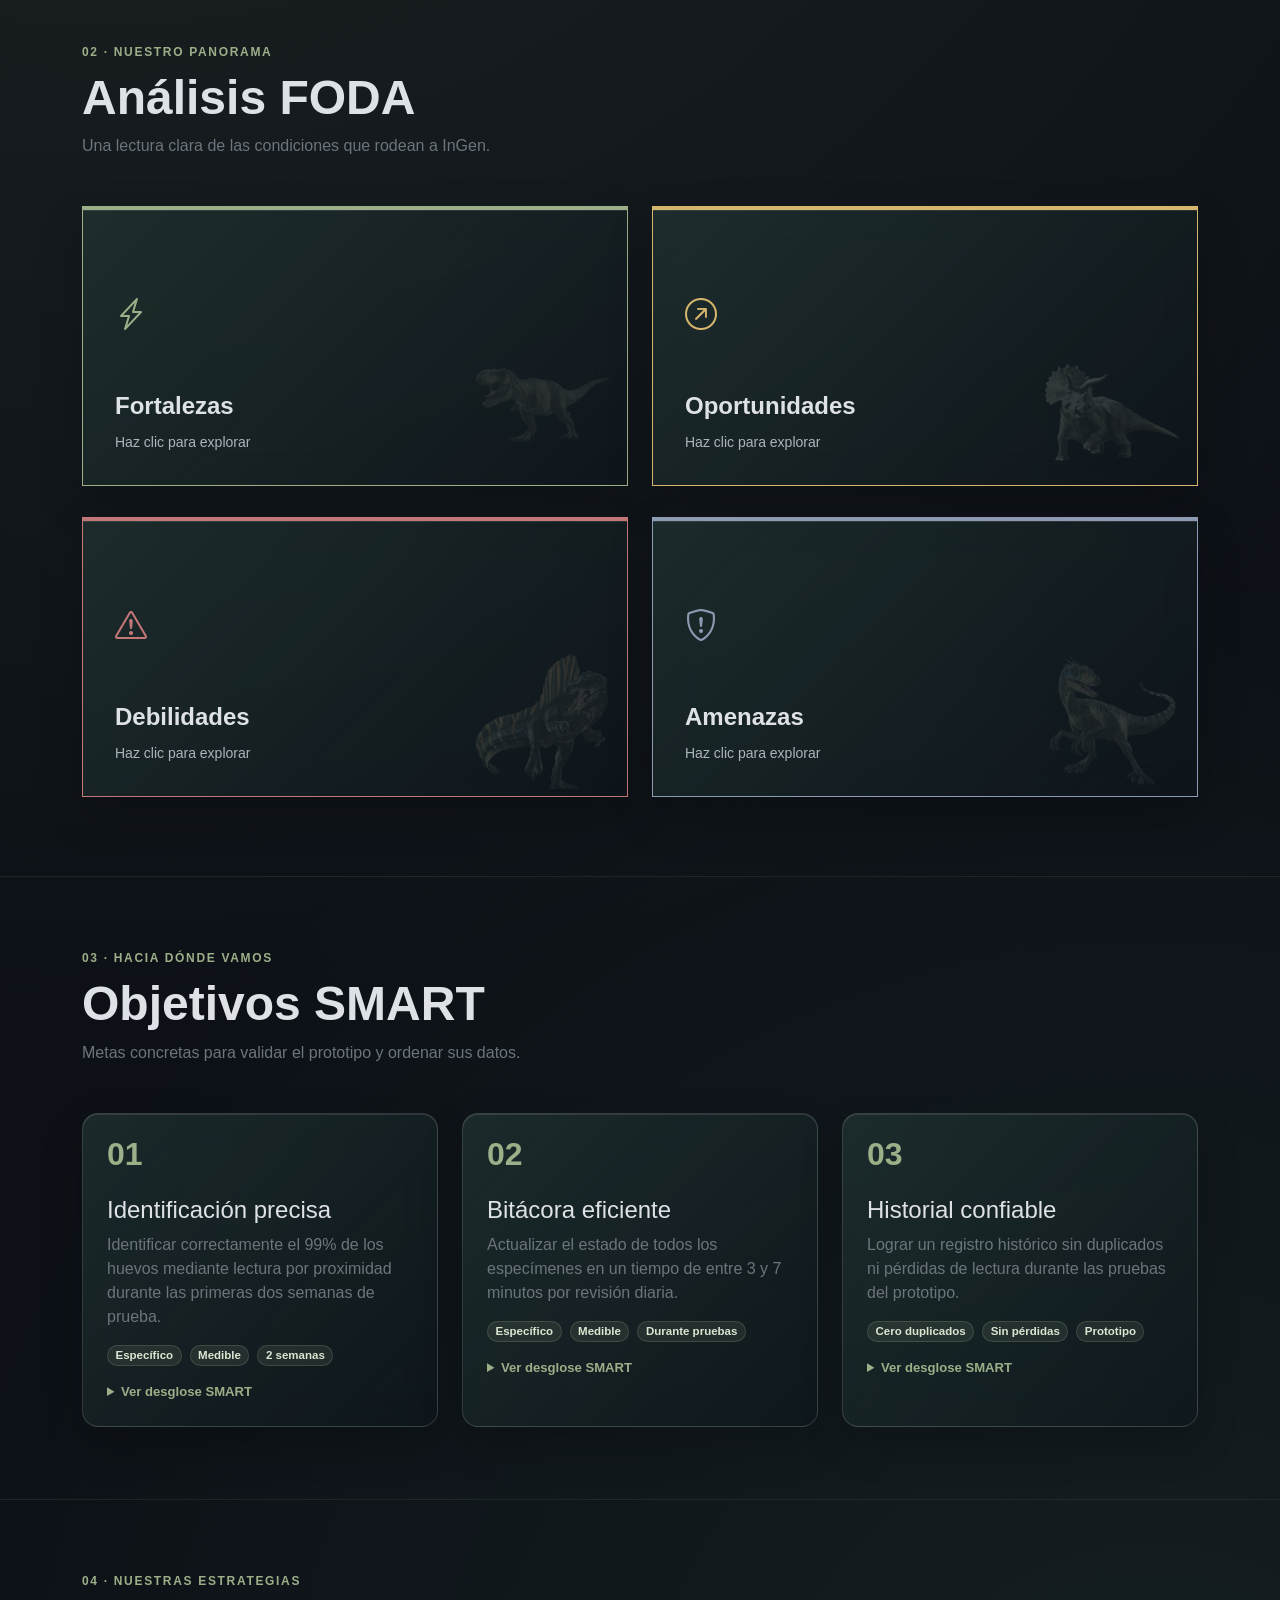
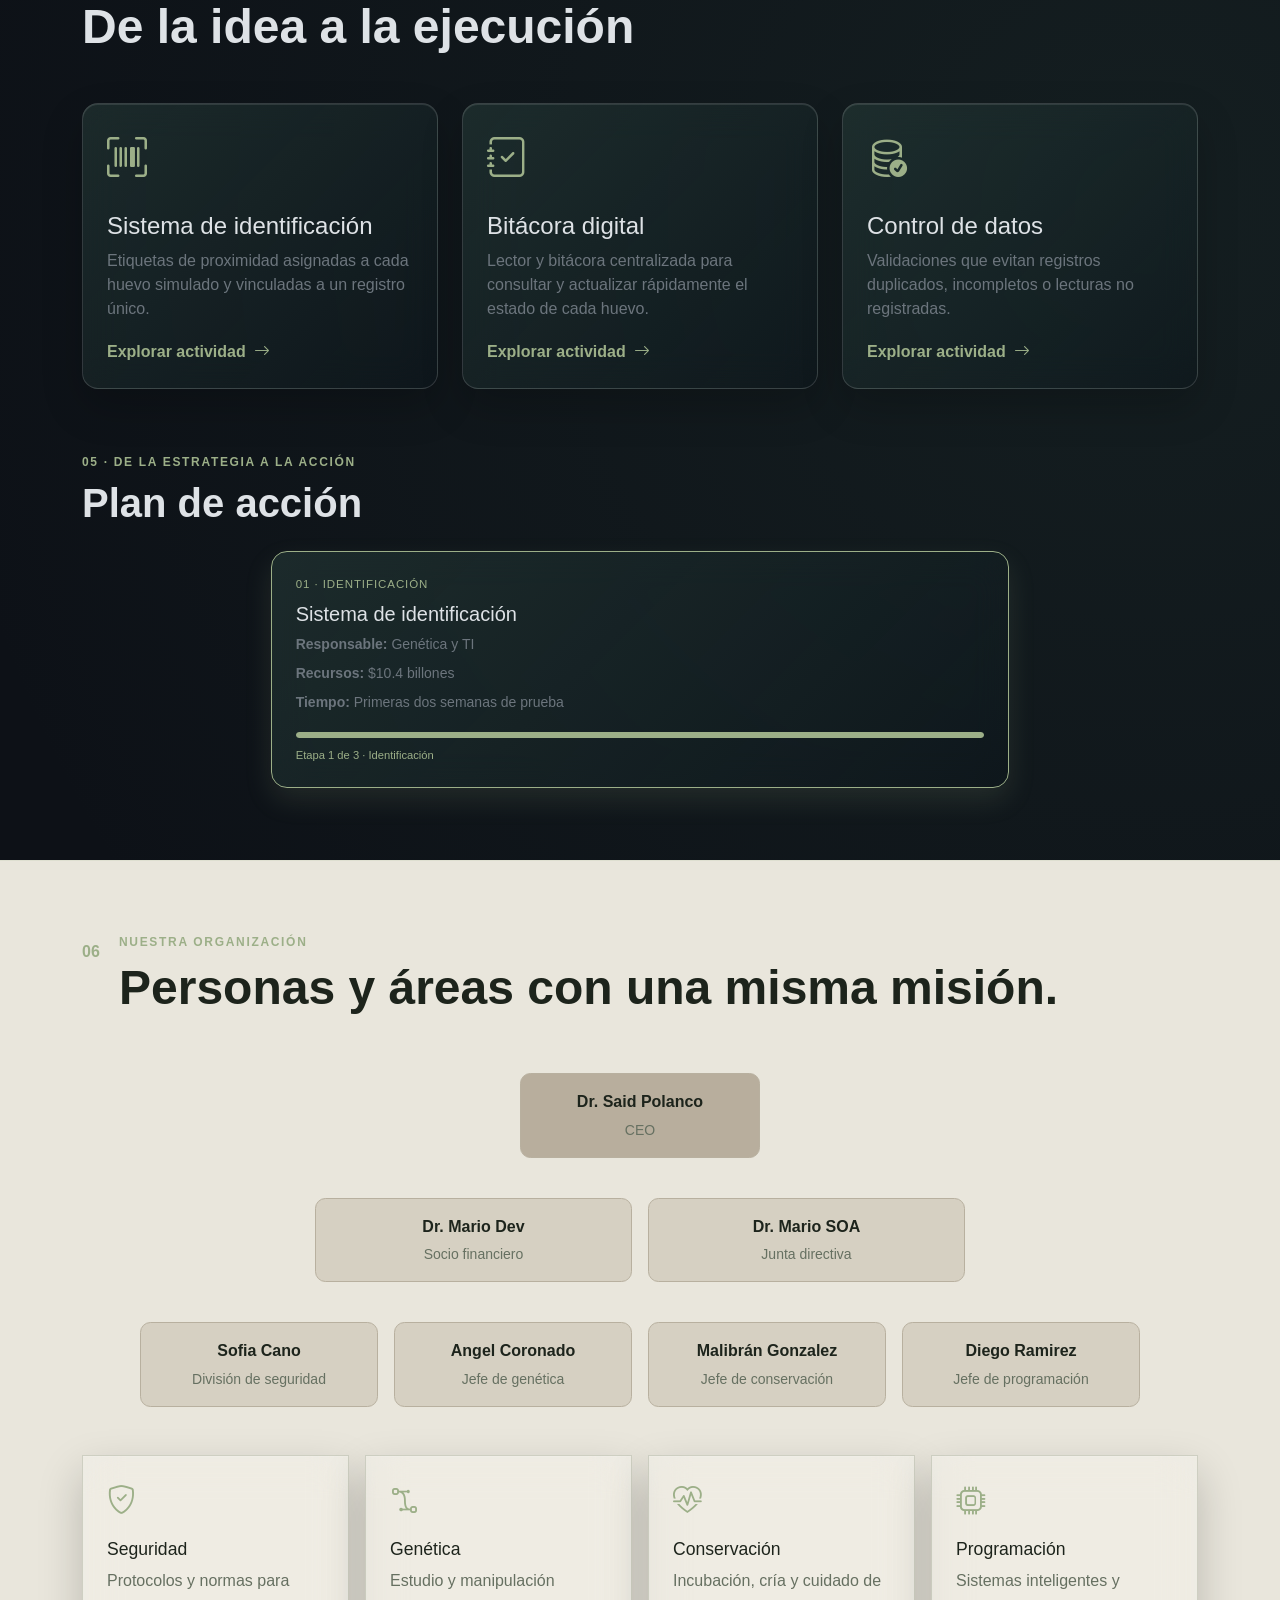
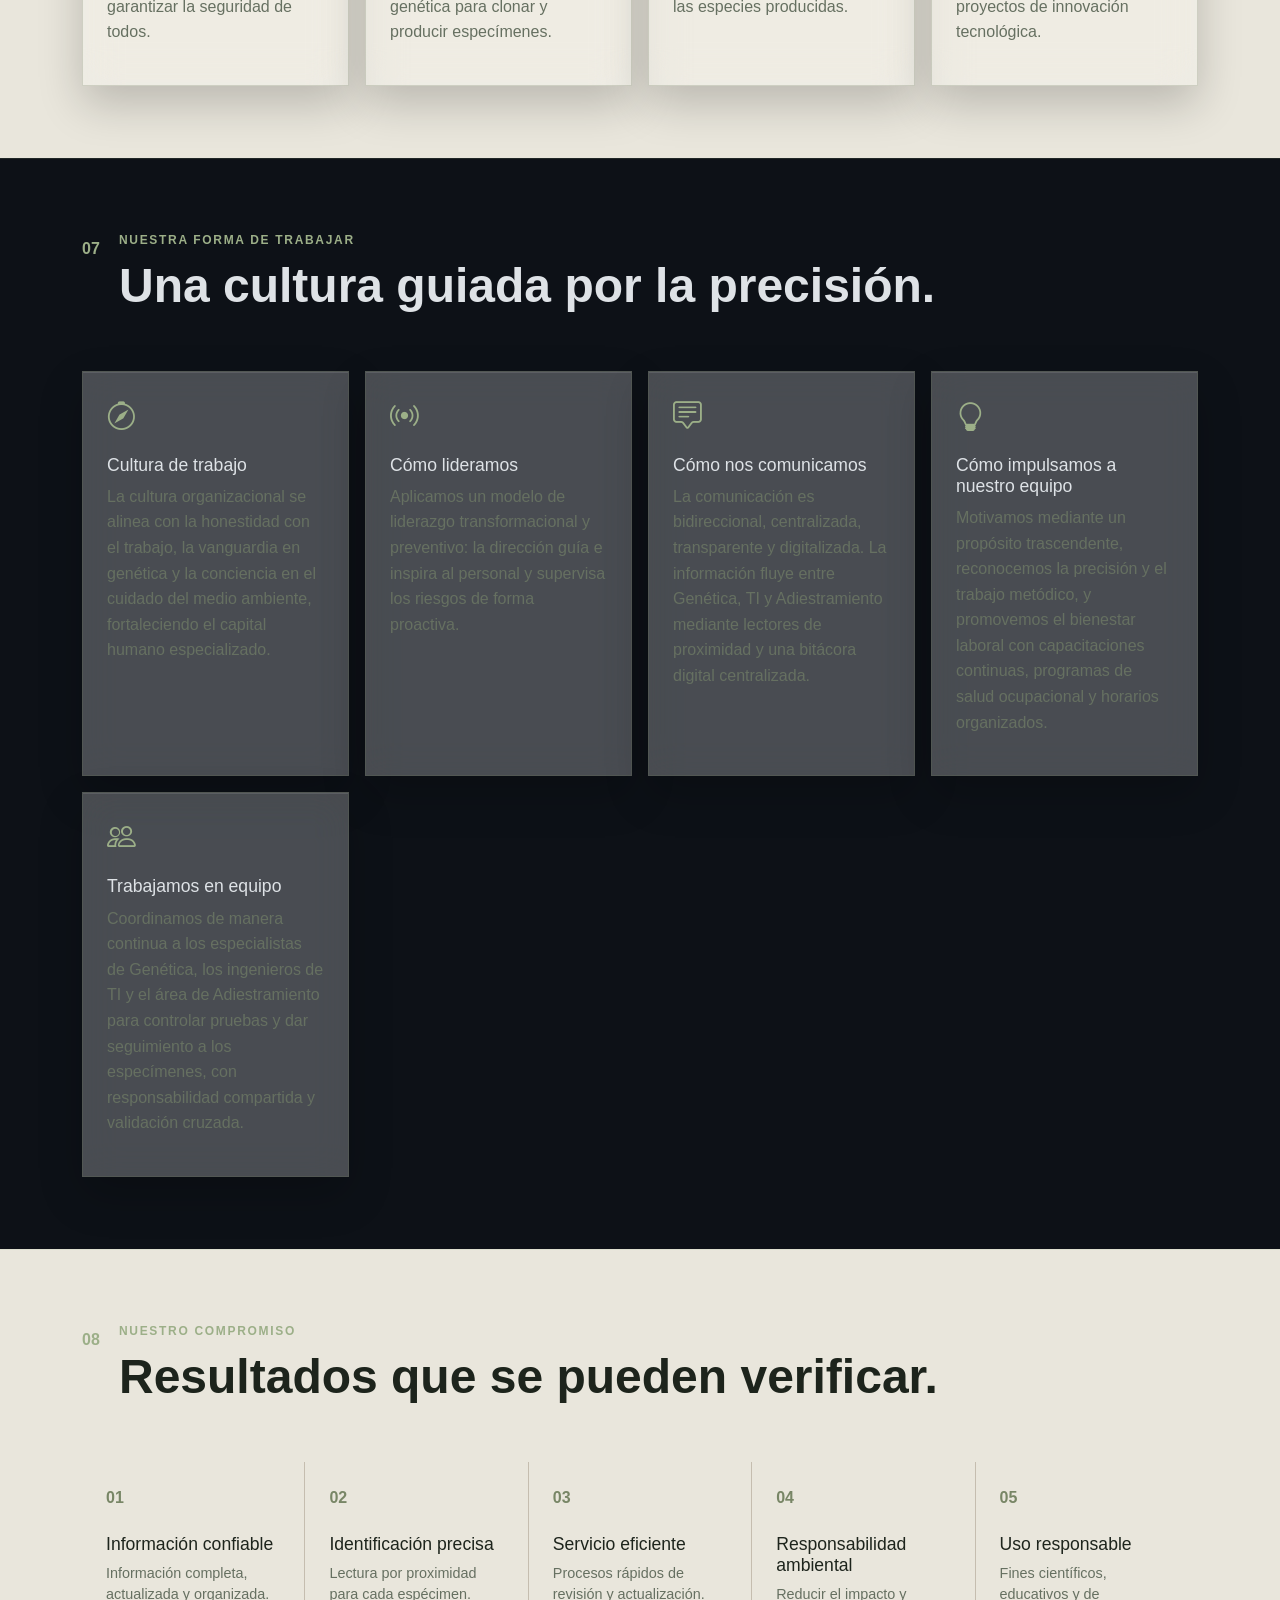
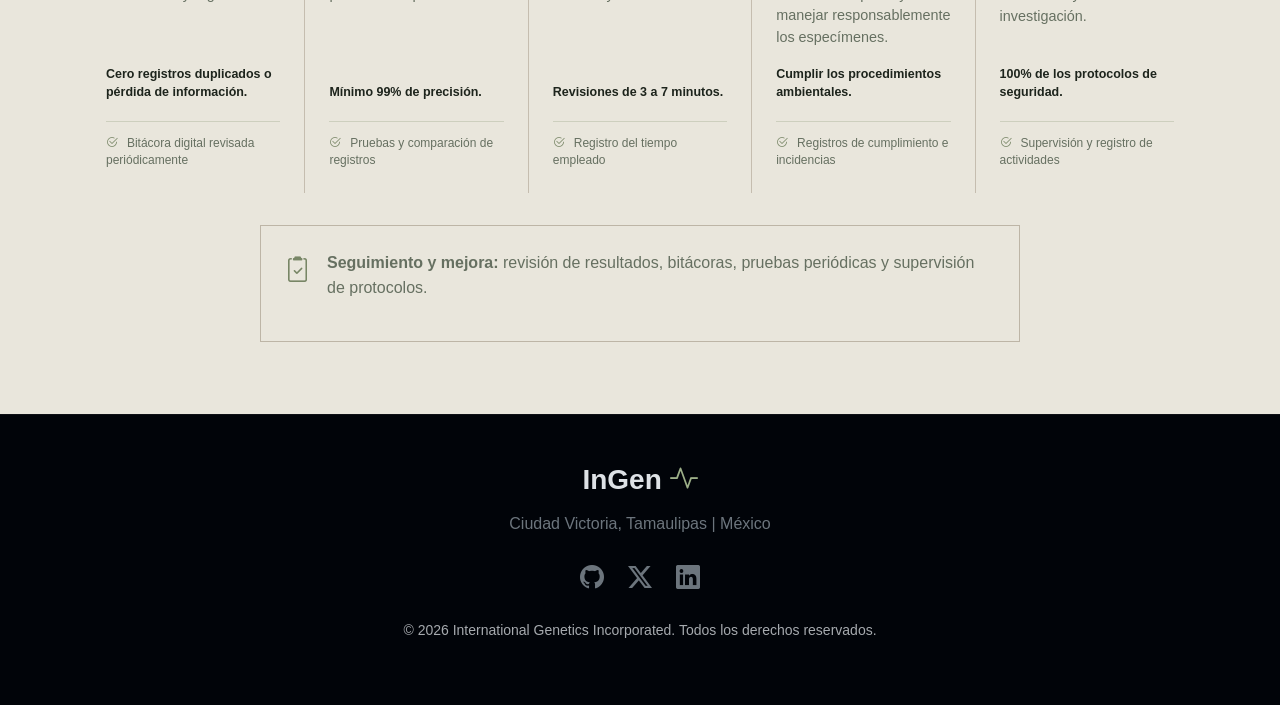
<file: nosotros.html>
<!DOCTYPE html>
<html lang="es" data-bs-theme="dark">
<head>
    <meta charset="UTF-8">
    <meta name="viewport" content="width=device-width, initial-scale=1.0">
    <title>Nosotros | InGen</title>
    
    <!-- Bootstrap 5 CSS -->
    <link href="https://cdn.jsdelivr.net/npm/bootstrap@5.3.2/dist/css/bootstrap.min.css" rel="stylesheet" integrity="sha384-T3c6CoIi6uLrA9TneNEoa7RxnatzjcDSCmG1MXxSR1GAsXEV/Dwwykc2MPK8M2HN" crossorigin="anonymous">
    <!-- Bootstrap Icons -->
    <link rel="stylesheet" href="https://cdn.jsdelivr.net/npm/bootstrap-icons@1.11.1/font/bootstrap-icons.css">
    <!-- Custom CSS -->
    <link rel="stylesheet" href="src/css/nosotros.css">
    <!-- Icono de la pestaña -->
    <link rel="icon" href="src/images/LogoInGen.jpg" type="image/x-icon">

</head>
<body>

    <!-- Navegación -->
    <nav class="navbar navbar-expand-lg fixed-top">
        <div class="container">
            <a class="navbar-brand d-flex align-items-center gap-2" href="index.html">
                <img src="src/images/LogoInGen.jpg" alt="InGen Logo">
                <span class="fw-bold fs-4">InGen</span>
            </a>
            <button class="navbar-toggler" type="button" data-bs-toggle="collapse" data-bs-target="#navbarNav">
                <span class="navbar-toggler-icon"></span>
            </button>
            <div class="collapse navbar-collapse" id="navbarNav">
                <ul class="navbar-nav ms-auto fw-semibold">
                    <li class="nav-item"><a class="nav-link" href="index.html">Inicio</a></li>
                    <li class="nav-item"><a class="nav-link" href="tienda.html">Tienda</a></li>
                    <li class="nav-item"><a class="nav-link active text-info" href="nosotros.html">Nosotros</a></li>
                    <li class="nav-item"><a class="nav-link" href="atencionAlCliente.html">Atención al cliente</a></li>
                </ul>
            </div>
        </div>
    </nav>

    <!-- Header -->
    <header class="about-header text-center">
        <div class="container">
            <div class="about-header__content">
                <div>
                    <span class="strategy-kicker text-uppercase fw-bold">International Genetics Incorporated</span>
                    <h1 class="display-3 fw-bold text-white mb-3">Nuestra estrategia</h1>
                    <p class="lead text-secondary mx-auto" style="max-width: 700px;">La filosofía, el panorama y las acciones que orientan el desarrollo de InGen.</p>
                </div>
                <div class="about-header__specimen" aria-hidden="true">
                    <img src="src/images/dinosaurios/Velociraptor.png" alt="">
                </div>
            </div>
        </div>
    </header>

    <aside class="strategy-nav-wrap" aria-label="Secciones de la empresa">
        <nav id="contextNav" class="strategy-nav" aria-label="Secciones de la empresa"></nav>
    </aside>

    <!-- Misión y Visión Section -->
    <section id="filosofia" class="container py-5 mt-4">
        <div class="row g-5">
            <!-- Misión -->
            <div class="col-lg-6">
                <div class="about-card p-4 h-100 rounded-4">
                    <div class="about-card__visual" aria-hidden="true"><img src="src/images/dinosaurios/Anquilosaurio.png" alt=""></div>
                    <div class="section-icon">
                        <i class="bi bi-bullseye"></i>
                    </div>
                    <h2 class="fw-bold mb-4">Nuestra Misión</h2>
                    <ul class="list-group list-group-flush fs-5">
                        <p>Traer a la vida la fauna y flora prehistórica innovando en la ingeniería genética.</p>
                    </ul>
                </div>
            </div>

            <!-- Visión -->
            <div class="col-lg-6">
                <div class="about-card p-4 h-100 rounded-4">
                    <div class="about-card__visual" aria-hidden="true"><img src="src/images/dinosaurios/Carnotauro.png" alt=""></div>
                    <div class="section-icon">
                        <i class="bi bi-eye"></i>
                    </div>
                    <h2 class="fw-bold mb-4">Nuestra Visión</h2>
                    <ul class="list-group list-group-flush fs-5">
                        <p>Ser pioneros en la industria genética, trayendo soluciones para la salud actual.</p>
                    </ul>
                </div>
            </div>
        </div>
    </section>

    <!-- Valores Section -->
    <section id="valores" class="container py-5 mb-5">
        <div class="text-center mb-5">
            <h6 class="text-info text-uppercase fw-bold">Nuestra Filosofía</h6>
            <h2 class="display-5 fw-bold">Nuestros valores</h2>
        </div>
        
        <div class="row g-4 justify-content-center">
            <!-- Valor 1 -->
            <div class="col-md-4">
                <div class="card value-card h-100 p-3 text-center rounded-4">
                    <div class="card-body">
                        <i class="bi bi-globe-americas fs-1 value-icon mb-3"></i>
                        <h5 class="card-title fw-bold">Conciencia</h5>
                        <p class="card-text small text-secondary mt-2">Nuestros avances siempre se hacen pensando en las implicaciones que tendrian en el medio ambiente.</p>
                    </div>
                </div>
            </div>
            <!-- Valor 2 -->
            <div class="col-md-4">
                <div class="card value-card h-100 p-3 text-center rounded-4">
                    <div class="card-body">
                        <i class="bi bi-compass-fill fs-1 value-icon mb-3"></i>
                        <h5 class="card-title fw-bold">Vanguardia</h5>
                        <p class="card-text small text-secondary mt-2">Trabajamos en el campo de la genética con una visión innovadora.</p>
                    </div>
                </div>
            </div>
            <!-- Valor 3 -->
            <div class="col-md-4">
                <div class="card value-card h-100 p-3 text-center rounded-4">
                    <div class="card-body">
                        <i class="bi bi-shield-fill-check fs-1 value-icon mb-3"></i>
                        <h5 class="card-title fw-bold">Honestidad</h5>
                        <p class="card-text small text-secondary mt-2">Siempre ser transparentes con nuestro progreso y honestos con lo que hacemos</p>
                    </div>
                </div>
            </div>
        </div>
    </section>

    <!-- Panorama FODA -->
    <section id="foda" class="strategy-section py-5">
        <div class="container py-4">
            <div class="mb-5">
                <p class="strategy-kicker text-uppercase fw-bold mb-2">02 · Nuestro panorama</p>
                <h2 class="display-5 fw-bold">Análisis FODA</h2>
                <p class="text-secondary mb-0">Una lectura clara de las condiciones que rodean a InGen.</p>
            </div>
            <div class="row g-4 foda-interactive">
                <div class="col-md-6"><button class="foda-flip" type="button" style="--foda-color:#9caf88"><span class="foda-flip-inner"><span class="foda-side foda-front"><img class="foda-dino" src="src/images/dinosaurios/T-rex.png" alt="" aria-hidden="true"><i class="bi bi-lightning-charge foda-icon fs-2"></i><strong>Fortalezas</strong><small>Haz clic para explorar</small></span><span class="foda-side foda-back"><strong>Fortalezas</strong><ul class="foda-list"><li>Monopolio científico y tecnológico</li><li>Propiedad intelectual incalculable</li><li>Respaldo financiero masivo</li><li>Infraestructura de vanguardia</li><li>Capital humano altamente especializado</li></ul></span></span></button></div>
                <div class="col-md-6"><button class="foda-flip" type="button" style="--foda-color:#d6b56d"><span class="foda-flip-inner"><span class="foda-side foda-front"><img class="foda-dino" src="src/images/dinosaurios/Triceratops.png" alt="" aria-hidden="true"><i class="bi bi-arrow-up-right-circle foda-icon fs-2"></i><strong>Oportunidades</strong><small>Haz clic para explorar</small></span><span class="foda-side foda-back"><strong>Oportunidades</strong><ul class="foda-list"><li>Mercado de entretenimiento sin competencia</li><li>Propiedad intelectual incalculable</li><li>Respaldo financiero masivo</li><li>Infraestructura de vanguardia</li><li>Capital humano altamente especializado</li></ul></span></span></button></div>
                <div class="col-md-6"><button class="foda-flip" type="button" style="--foda-color:#c47777"><span class="foda-flip-inner"><span class="foda-side foda-front"><img class="foda-dino" src="src/images/dinosaurios/Spinosaurio.png" alt="" aria-hidden="true"><i class="bi bi-exclamation-triangle foda-icon fs-2"></i><strong>Debilidades</strong><small>Haz clic para explorar</small></span><span class="foda-side foda-back"><strong>Debilidades</strong><ul class="foda-list"><li>Exceso de confianza en la contención</li><li>Puntos ciegos en ingeniería genética</li><li>Vulnerabilidades críticas en TI</li><li>Costos operativos insostenibles</li><li>Gestión de recursos humanos deficiente</li></ul></span></span></button></div>
                <div class="col-md-6"><button class="foda-flip" type="button" style="--foda-color:#8c9bb3"><span class="foda-flip-inner"><span class="foda-side foda-front"><img class="foda-dino" src="src/images/dinosaurios/Velociraptor.png" alt="" aria-hidden="true"><i class="bi bi-shield-exclamation foda-icon fs-2"></i><strong>Amenazas</strong><small>Haz clic para explorar</small></span><span class="foda-side foda-back"><strong>Amenazas</strong><ul class="foda-list"><li>La naturaleza impredecible</li><li>Crisis de relaciones públicas y demandas</li><li>Espionaje y sabotaje industrial</li><li>Intervención y regulación gubernamental</li><li>Activismo ecológico y bioético</li></ul></span></span></button></div>
            </div>
        </div>
    </section>

    <!-- Objetivos SMART -->
    <section id="objetivos" class="strategy-section py-5">
        <div class="container py-4">
            <div class="mb-5">
                <p class="strategy-kicker text-uppercase fw-bold mb-2">03 · Hacia dónde vamos</p>
                <h2 class="display-5 fw-bold">Objetivos SMART</h2>
                <p class="text-secondary mb-0">Metas concretas para validar el prototipo y ordenar sus datos.</p>
            </div>
            <div class="row g-4">
                <div class="col-lg-4">
                    <article class="objective-card p-4">
                        <span class="objective-number">01</span>
                        <h3 class="h4 mt-4">Identificación precisa</h3>
                        <p class="text-secondary">Identificar correctamente el 99% de los huevos mediante lectura por proximidad durante las primeras dos semanas de prueba.</p>
                        <div class="smart-tags d-flex flex-wrap gap-2"><span class="badge rounded-pill">Específico</span><span class="badge rounded-pill">Medible</span><span class="badge rounded-pill">2 semanas</span></div><details class="smart-details"><summary>Ver desglose SMART</summary><p><strong>Alcanzable:</strong> etiquetas de proximidad adheridas a los huevos simulados.</p><p><strong>Relevante:</strong> apoya el valor de honestidad con el trabajo.</p><p><strong>Temporizado:</strong> primeras dos semanas de prueba.</p></details>
                    </article>
                </div>
                <div class="col-lg-4">
                    <article class="objective-card p-4">
                        <span class="objective-number">02</span>
                        <h3 class="h4 mt-4">Bitácora eficiente</h3>
                        <p class="text-secondary">Actualizar el estado de todos los especímenes en un tiempo de entre 3 y 7 minutos por revisión diaria.</p>
                        <div class="smart-tags d-flex flex-wrap gap-2"><span class="badge rounded-pill">Específico</span><span class="badge rounded-pill">Medible</span><span class="badge rounded-pill">Durante pruebas</span></div><details class="smart-details"><summary>Ver desglose SMART</summary><p><strong>Alcanzable:</strong> la rapidez del sistema de lectura facilita la actualización.</p><p><strong>Relevante:</strong> resuelve problemas de control de datos.</p><p><strong>Temporizado:</strong> durante las pruebas del prototipo.</p></details>
                    </article>
                </div>
                <div class="col-lg-4">
                    <article class="objective-card p-4">
                        <span class="objective-number">03</span>
                        <h3 class="h4 mt-4">Historial confiable</h3>
                        <p class="text-secondary">Lograr un registro histórico sin duplicados ni pérdidas de lectura durante las pruebas del prototipo.</p>
                        <div class="smart-tags d-flex flex-wrap gap-2"><span class="badge rounded-pill">Cero duplicados</span><span class="badge rounded-pill">Sin pérdidas</span><span class="badge rounded-pill">Prototipo</span></div><details class="smart-details"><summary>Ver desglose SMART</summary><p><strong>Alcanzable:</strong> organizar los datos del sistema permite lograrlo.</p><p><strong>Relevante:</strong> mantiene un orden impecable en los procesos.</p><p><strong>Temporizado:</strong> tiempo de pruebas del prototipo.</p></details>
                    </article>
                </div>
            </div>
        </div>
    </section>

    <!-- Estrategias y plan de acción -->
    <section id="estrategias" class="strategy-section py-5">
        <div class="container py-4">
            <div class="mb-5">
                <p class="strategy-kicker text-uppercase fw-bold mb-2">04 · Nuestras estrategias</p>
                <h2 class="display-5 fw-bold">De la idea a la ejecución</h2>
            </div>
            <div class="row g-4 mb-5">
                <div class="col-lg-4">
                    <article class="strategy-card p-4">
                        <i class="bi bi-upc-scan fs-1"></i>
                        <h3 class="h4 mt-4">Sistema de identificación</h3>
                        <p class="text-secondary mb-0">Etiquetas de proximidad asignadas a cada huevo simulado y vinculadas a un registro único.</p><button class="strategy-trigger" type="button">Explorar actividad <i class="bi bi-arrow-right"></i></button><p class="card-reveal">Realizar pruebas periódicas de lectura durante las primeras dos semanas para detectar errores y ajustar el sistema.</p>
                    </article>
                </div>
                <div class="col-lg-4">
                    <article class="strategy-card p-4">
                        <i class="bi bi-journal-check fs-1"></i>
                        <h3 class="h4 mt-4">Bitácora digital</h3>
                        <p class="text-secondary mb-0">Lector y bitácora centralizada para consultar y actualizar rápidamente el estado de cada huevo.</p><button class="strategy-trigger" type="button">Explorar actividad <i class="bi bi-arrow-right"></i></button><p class="card-reveal">Sustituir registros manuales por una revisión digital centralizada que reduzca el tiempo de cada actualización.</p>
                    </article>
                </div>
                <div class="col-lg-4">
                    <article class="strategy-card p-4">
                        <i class="bi bi-database-check fs-1"></i>
                        <h3 class="h4 mt-4">Control de datos</h3>
                        <p class="text-secondary mb-0">Validaciones que evitan registros duplicados, incompletos o lecturas no registradas.</p><button class="strategy-trigger" type="button">Explorar actividad <i class="bi bi-arrow-right"></i></button><p class="card-reveal">Asignar un identificador único, guardar cada lectura y validar la información antes de registrarla.</p>
                    </article>
                </div>
            </div>

            <div id="plan-accion" class="pt-3">
                <p class="strategy-kicker text-uppercase fw-bold mb-2">05 · De la estrategia a la acción</p>
                <h2 class="h1 fw-bold mb-4">Plan de acción</h2>
                <div class="row g-3 action-sequence" aria-label="Etapas del plan de acción">
                    <div class="col-md-8 mx-auto">
                        <article class="action-card p-4 is-active" aria-live="polite" aria-current="step">
                            <p class="action-label mb-2" data-action="label">01 · Identificación</p>
                            <h3 class="h5" data-action="title">Sistema de identificación</h3>
                            <p class="text-secondary small mb-2"><strong>Responsable:</strong> <span data-action="owner">Genética y TI</span></p>
                            <p class="text-secondary small mb-2"><strong>Recursos:</strong> <span data-action="resources">$10.4 billones</span></p>
                            <p class="text-secondary small mb-0"><strong>Tiempo:</strong> <span data-action="time">Primeras dos semanas de prueba</span></p>
                            <div class="action-progress" role="progressbar" aria-label="Progreso de identificación" aria-valuemin="0" aria-valuemax="100" aria-valuenow="0"><span></span></div>
                            <small class="progress-label" data-action="progressLabel">Etapa 1 de 3 · Identificación</small>
                        </article>
                    </div>
                </div>
            </div>
        </div>
    </section>

    <section id="organizacion" class="added-section added-section-light py-5">
        <div class="container py-4">
            <div class="section-heading-row"><span>06</span><div><p class="strategy-kicker text-uppercase fw-bold mb-2">Nuestra organización</p><h2 class="display-5 fw-bold">Personas y áreas con una misma misión.</h2></div></div>
            <div class="org-chart mb-5"><article class="org-node org-chief"><strong>Dr. Said Polanco</strong><small>CEO</small></article><div class="org-branch"><article class="org-node"><strong>Dr. Mario Dev</strong><small>Socio financiero</small></article><article class="org-node"><strong>Dr. Mario SOA</strong><small>Junta directiva</small></article></div><div class="org-team"><article class="org-node"><strong>Sofia Cano</strong><small>División de seguridad</small></article><article class="org-node"><strong>Angel Coronado</strong><small>Jefe de genética</small></article><article class="org-node"><strong>Malibrán Gonzalez</strong><small>Jefe de conservación</small></article><article class="org-node"><strong>Diego Ramirez</strong><small>Jefe de programación</small></article></div></div>
            <div id="departamentos" class="row g-3"><div class="col-md-3"><article class="department-card"><i class="bi bi-shield-check"></i><h3>Seguridad</h3><p>Protocolos y normas para garantizar la seguridad de todos.</p></article></div><div class="col-md-3"><article class="department-card"><i class="bi bi-bezier2"></i><h3>Genética</h3><p>Estudio y manipulación genética para clonar y producir especímenes.</p></article></div><div class="col-md-3"><article class="department-card"><i class="bi bi-heart-pulse"></i><h3>Conservación</h3><p>Incubación, cría y cuidado de las especies producidas.</p></article></div><div class="col-md-3"><article class="department-card"><i class="bi bi-cpu"></i><h3>Programación</h3><p>Sistemas inteligentes y proyectos de innovación tecnológica.</p></article></div></div>
        </div>
    </section>

    <section id="trabajo" class="added-section py-5">
        <div class="container py-4"><div class="section-heading-row"><span>07</span><div><p class="strategy-kicker text-uppercase fw-bold mb-2">Nuestra forma de trabajar</p><h2 class="display-5 fw-bold">Una cultura guiada por la precisión.</h2></div></div><div class="work-grid"><article><i class="bi bi-compass"></i><h3>Cultura de trabajo</h3><p>La cultura organizacional se alinea con la honestidad con el trabajo, la vanguardia en genética y la conciencia en el cuidado del medio ambiente, fortaleciendo el capital humano especializado.</p></article><article><i class="bi bi-broadcast"></i><h3>Cómo lideramos</h3><p>Aplicamos un modelo de liderazgo transformacional y preventivo: la dirección guía e inspira al personal y supervisa los riesgos de forma proactiva.</p></article><article><i class="bi bi-chat-square-text"></i><h3>Cómo nos comunicamos</h3><p>La comunicación es bidireccional, centralizada, transparente y digitalizada. La información fluye entre Genética, TI y Adiestramiento mediante lectores de proximidad y una bitácora digital centralizada.</p></article><article><i class="bi bi-lightbulb"></i><h3>Cómo impulsamos a nuestro equipo</h3><p>Motivamos mediante un propósito trascendente, reconocemos la precisión y el trabajo metódico, y promovemos el bienestar laboral con capacitaciones continuas, programas de salud ocupacional y horarios organizados.</p></article><article><i class="bi bi-people"></i><h3>Trabajamos en equipo</h3><p>Coordinamos de manera continua a los especialistas de Genética, los ingenieros de TI y el área de Adiestramiento para controlar pruebas y dar seguimiento a los especímenes, con responsabilidad compartida y validación cruzada.</p></article></div></div>
    </section>

    <section id="compromiso" class="added-section added-section-light py-5">
        <div class="container py-4"><div class="section-heading-row"><span>08</span><div><p class="strategy-kicker text-uppercase fw-bold mb-2">Nuestro compromiso</p><h2 class="display-5 fw-bold">Resultados que se pueden verificar.</h2></div></div><div class="commitment-grid"><article><span>01</span><h3>Información confiable</h3><p>Información completa, actualizada y organizada.</p><strong>Cero registros duplicados o pérdida de información.</strong><div class="verification-line"><i class="bi bi-check2-circle"></i> Bitácora digital revisada periódicamente</div></article><article><span>02</span><h3>Identificación precisa</h3><p>Lectura por proximidad para cada espécimen.</p><strong>Mínimo 99% de precisión.</strong><div class="verification-line"><i class="bi bi-check2-circle"></i> Pruebas y comparación de registros</div></article><article><span>03</span><h3>Servicio eficiente</h3><p>Procesos rápidos de revisión y actualización.</p><strong>Revisiones de 3 a 7 minutos.</strong><div class="verification-line"><i class="bi bi-check2-circle"></i> Registro del tiempo empleado</div></article><article><span>04</span><h3>Responsabilidad ambiental</h3><p>Reducir el impacto y manejar responsablemente los especímenes.</p><strong>Cumplir los procedimientos ambientales.</strong><div class="verification-line"><i class="bi bi-check2-circle"></i> Registros de cumplimiento e incidencias</div></article><article><span>05</span><h3>Uso responsable</h3><p>Fines científicos, educativos y de investigación.</p><strong>100% de los protocolos de seguridad.</strong><div class="verification-line"><i class="bi bi-check2-circle"></i> Supervisión y registro de actividades</div></article></div><div class="tracking-note"><i class="bi bi-clipboard2-check"></i><p><strong>Seguimiento y mejora:</strong> revisión de resultados, bitácoras, pruebas periódicas y supervisión de protocolos.</p></div></div>
    </section>

    <!-- Footer -->
    <footer class="py-5 border-top" style="border-color: rgba(255,255,255,0.05) !important; background-color: #010409;">
        <div class="container text-center">
            <h3 class="fw-bold mb-3">InGen <i class="bi bi-activity text-info"></i></h3>
            <p class="text-secondary mb-4">Ciudad Victoria, Tamaulipas | México</p>
            <div class="d-flex justify-content-center gap-4 mb-4">
                <a href="#" class="text-secondary fs-4"><i class="bi bi-github"></i></a>
                <a href="#" class="text-secondary fs-4"><i class="bi bi-twitter-x"></i></a>
                <a href="#" class="text-secondary fs-4"><i class="bi bi-linkedin"></i></a>
            </div>
            <p class="text-muted small">&copy; 2026 International Genetics Incorporated. Todos los derechos reservados.</p>
        </div>
    </footer>

    <script>
        const contextIds = ['filosofia', 'valores', 'foda', 'objetivos', 'estrategias', 'plan-accion', 'organizacion', 'trabajo', 'compromiso'];
        const contextSections = contextIds.map((id) => document.getElementById(id)).filter(Boolean);
        const contextNav = document.querySelector('#contextNav');
        const contextNavWrap = document.querySelector('.strategy-nav-wrap');
        const contextLabels = { filosofia: 'Filosofía', valores: 'Valores', foda: 'Análisis FODA', objetivos: 'Objetivos SMART', estrategias: 'Estrategias', 'plan-accion': 'Plan de acción', organizacion: 'Organización', trabajo: 'Forma de trabajar', compromiso: 'Compromiso' };
        function updateContextNav(activeIndex) {
            contextNavWrap.classList.toggle('is-light', contextSections[activeIndex]?.classList.contains('added-section-light'));
            const nearby = [];
            for (let offset = -2; offset <= 2; offset += 1) {
                const index = activeIndex + offset;
                if (contextSections[index]) nearby.push({ section: contextSections[index], offset, index });
            }
            contextNav.innerHTML = nearby.map(({ section, offset, index }) => `<a class="context-link ${offset === 0 ? 'is-active' : ''} ${offset < 0 ? 'is-before' : 'is-after'}" href="#${section.id}"><span>${String(index + 1).padStart(2, '0')}</span>${contextLabels[section.id] || section.querySelector('h2')?.textContent || section.id}</a>`).join('');
        }
        const observer = new IntersectionObserver((entries) => entries.forEach((entry) => { if (entry.isIntersecting) updateContextNav(contextSections.indexOf(entry.target)); }), { rootMargin: '-35% 0px -50% 0px' });
        contextSections.forEach((section) => observer.observe(section));
        updateContextNav(0);
        document.querySelectorAll('.foda-flip').forEach((card) => card.addEventListener('click', () => card.classList.toggle('is-flipped')));
        document.querySelectorAll('.strategy-trigger').forEach((trigger) => trigger.addEventListener('click', () => {
            const card = trigger.closest('.strategy-card');
            document.querySelectorAll('.strategy-card.is-selected').forEach((selected) => { if (selected !== card) selected.classList.remove('is-selected'); });
            card.classList.toggle('is-selected');
        }));
        const actionCard = document.querySelector('.action-sequence .action-card');
        const actionSteps = [
            { label: '01 · Identificación', title: 'Sistema de identificación', owner: 'Genética y TI', resources: '$10.4 billones', time: 'Primeras dos semanas de prueba', name: 'identificación' },
            { label: '02 · Registro', title: 'Bitácora digital', owner: 'TI', resources: '$1.2 millones', time: 'Revisiones diarias durante las pruebas', name: 'registro' },
            { label: '03 · Validación', title: 'Control de datos', owner: 'TI y Adiestramiento', resources: '$4.1 billones', time: 'Durante las pruebas del prototipo', name: 'validación' }
        ];
        const actionDuration = 4200;
        let actionIndex = 0;
        let actionTimer;
        function showActionStep(index) {
            actionIndex = index;
            const step = actionSteps[actionIndex];
            actionCard.querySelector('[data-action="label"]').textContent = step.label;
            actionCard.querySelector('[data-action="title"]').textContent = step.title;
            actionCard.querySelector('[data-action="owner"]').textContent = step.owner;
            actionCard.querySelector('[data-action="resources"]').textContent = step.resources;
            actionCard.querySelector('[data-action="time"]').textContent = step.time;
            actionCard.querySelector('[data-action="progressLabel"]').textContent = `Etapa ${actionIndex + 1} de ${actionSteps.length} · ${step.label.slice(5)}`;
            const progress = actionCard.querySelector('.action-progress');
            const progressFill = progress.querySelector('span');
            progress.setAttribute('aria-label', `Progreso de ${step.name}`);
            progress.setAttribute('aria-valuenow', '0');
            progressFill.style.width = '0%';
            window.requestAnimationFrame(() => {
                progressFill.style.width = '100%';
                progress.setAttribute('aria-valuenow', '100');
            });
            window.clearTimeout(actionTimer);
            actionTimer = window.setTimeout(() => showActionStep((actionIndex + 1) % actionSteps.length), actionDuration);
        }
        if (actionCard && !window.matchMedia('(prefers-reduced-motion: reduce)').matches) showActionStep(0);
    </script>
    <!-- Bootstrap 5 JS Bundle -->
    <script src="https://cdn.jsdelivr.net/npm/bootstrap@5.3.2/dist/js/bootstrap.bundle.min.js" integrity="sha384-C6RzsynM9kWDrMNeT87bh95OGNyZPhcTNXj1NW7RuBCsyN/o0jlpcV8Qyq46cDfL" crossorigin="anonymous"></script>
</body>
</html>
</file>
<file: src/css/index.css>
:root {
            --ingen-accent: #9caf88;
            --bs-info: #9caf88;
            --bs-info-rgb: 156, 175, 136;
        }
        body {
            font-family: 'Segoe UI', Roboto, Helvetica, Arial, sans-serif;
        }
        /* Navbar con efecto blur */
        .navbar {
            background-color: rgba(33, 37, 41, 0.9) !important;
            backdrop-filter: blur(10px);
            border-bottom: 1px solid rgba(255, 255, 255, 0.1);
        }
        .navbar-brand img {
            height: 45px;
            object-fit: contain;
            border-radius: 4px;
        }
        /* Hero Section */
        .hero-section {
            background: linear-gradient(to right, rgba(13, 17, 23, 0.9), rgba(13, 17, 23, 0.6)), url('https://images.unsplash.com/photo-1530213786676-41589139f485?q=80&w=2070&auto=format&fit=crop') no-repeat center center;
            background-size: cover;
            min-height: 100vh;
            display: flex;
            align-items: center;
        }
        .hero-title {
            font-weight: 800;
            letter-spacing: -1px;
            font-size: 4rem;
        }
        .hero-title span {
            color: var(--ingen-accent);
        }
        .hero-visual {
            width: min(100%, 420px);
            filter: drop-shadow(0 0 28px rgba(156, 175, 136, 0.2));
        }
        .btn-ingen {
            --bs-btn-color: #000;
            --bs-btn-bg: var(--ingen-accent);
            --bs-btn-border-color: var(--ingen-accent);
            --bs-btn-hover-color: #000;
            --bs-btn-hover-bg: #7f966b;
            --bs-btn-hover-border-color: #7f966b;
            --bs-btn-focus-shadow-rgb: 156, 175, 136;
        }
        /* Iconos de las tarjetas */
        .feature-icon {
            font-size: 3rem;
            color: var(--ingen-accent);
            margin-bottom: 1rem;
            transition: transform 0.3s ease;
        }
        .card:hover .feature-icon {
            transform: scale(1.1);
        }
        .card {
            border: 1px solid rgba(255,255,255,0.05);
            background-color: #161b22;
            transition: all 0.3s ease;
        }
        .card:hover {
            border-color: var(--ingen-accent);
            box-shadow: 0 0 20px rgba(156, 175, 136, 0.15);
        }
</file>
<file: src/css/atencion.css>
:root {
    --ingen-accent: #9caf88;
    --ingen-bg: #0d1117;
    --ingen-card: #161b22;
}

body {
    background-color: var(--ingen-bg);
    color: #f8f9fa;
    font-family: "Segoe UI", Roboto, Helvetica, Arial, sans-serif;
    padding-top: 80px;
}

.navbar {
    background-color: rgba(33, 37, 41, 0.92) !important;
    backdrop-filter: blur(10px);
    border-bottom: 1px solid rgba(255, 255, 255, 0.1);
}

.navbar-brand img {
    height: 45px;
    object-fit: contain;
    border-radius: 4px;
}

.nav-link {
    transition: color 0.2s ease;
}

.support-hero {
    background: linear-gradient(105deg, rgba(13, 17, 23, 0.98) 15%, rgba(13, 17, 23, 0.78)), url("https://images.unsplash.com/photo-1530213786676-41589139f485?q=80&w=2070&auto=format&fit=crop") center / cover;
    border-bottom: 1px solid rgba(156, 175, 136, 0.2);
    padding: 110px 0 100px;
}

.eyebrow {
    color: var(--ingen-accent);
    font-size: 0.78rem;
    font-weight: 700;
    letter-spacing: 0.14em;
    text-transform: uppercase;
}

.support-hero h1 {
    letter-spacing: -0.04em;
}

.btn-ingen {
    --bs-btn-color: #111;
    --bs-btn-bg: var(--ingen-accent);
    --bs-btn-border-color: var(--ingen-accent);
    --bs-btn-hover-color: #111;
    --bs-btn-hover-bg: #b2c59c;
    --bs-btn-hover-border-color: #b2c59c;
}

.hero-panel {
    background: rgba(22, 27, 34, 0.82);
    border: 1px solid rgba(156, 175, 136, 0.35);
    border-radius: 1.25rem;
    box-shadow: 0 20px 50px rgba(0, 0, 0, 0.25);
    padding: 2.5rem;
}

.hero-panel-icon,
.contact-icon {
    color: var(--ingen-accent);
}

.hero-panel-icon {
    font-size: 3.5rem;
    display: block;
    margin-bottom: 1.5rem;
}

.letter-spacing {
    letter-spacing: 0.12em;
}

.section-heading p:last-child {
    max-width: 650px;
}

.contact-card {
    background: var(--ingen-card);
    border: 1px solid rgba(255, 255, 255, 0.07);
    border-radius: 1rem;
    color: inherit;
    padding: 2rem;
    text-decoration: none;
    transition: transform 0.25s ease, border-color 0.25s ease, box-shadow 0.25s ease;
}

.contact-card:hover {
    border-color: var(--ingen-accent);
    box-shadow: 0 12px 30px rgba(156, 175, 136, 0.1);
    color: inherit;
    transform: translateY(-5px);
}

.contact-icon {
    align-items: center;
    background: rgba(156, 175, 136, 0.11);
    border-radius: 50%;
    display: inline-flex;
    font-size: 1.5rem;
    height: 58px;
    justify-content: center;
    width: 58px;
}

.contact-link {
    color: var(--ingen-accent);
    font-size: 0.92rem;
    font-weight: 600;
}

.form-section {
    background: #10161d;
    border-bottom: 1px solid rgba(255, 255, 255, 0.05);
    border-top: 1px solid rgba(255, 255, 255, 0.05);
}

.follow-up {
    align-items: flex-start;
    border-left: 2px solid var(--ingen-accent);
    display: flex;
    gap: 1rem;
    padding-left: 1rem;
}

.follow-up > i {
    color: var(--ingen-accent);
    font-size: 1.5rem;
}

.support-form {
    background: var(--ingen-card);
    border: 1px solid rgba(255, 255, 255, 0.07);
    border-radius: 1rem;
    padding: clamp(1.25rem, 4vw, 2.25rem);
}

.form-control,
.form-select {
    background-color: #0d1117;
    border-color: rgba(255, 255, 255, 0.14);
    color: #f8f9fa;
    padding: 0.8rem 1rem;
}

.form-control:focus,
.form-select:focus {
    background-color: #0d1117;
    border-color: var(--ingen-accent);
    box-shadow: 0 0 0 0.2rem rgba(156, 175, 136, 0.18);
    color: #f8f9fa;
}

.form-select option {
    background-color: #161b22;
}

footer {
    background-color: #010409;
    border-color: rgba(255, 255, 255, 0.05) !important;
}

[id] {
    scroll-margin-top: 90px;
}

@media (max-width: 767.98px) {
    .support-hero {
        padding: 80px 0;
    }

    .support-hero h1 {
        font-size: 2.8rem;
    }
}
</file>
<file: src/css/conocenos.css>
/* ============================================================
   conocenos.css · guardar en src/css/conocenos.css
   ============================================================ */
:root {
    --ingen-accent: #9caf88;
    --ingen-card: #161b22;
    --bs-info: #9caf88;
    --bs-info-rgb: 156, 175, 136;
}

body {
    font-family: 'Segoe UI', Roboto, Helvetica, Arial, sans-serif;
    background-color: #0d1117;
    padding-top: 80px; /* Espacio para el navbar fijo */
    background-image: radial-gradient(circle at 10% 12%, rgba(156,175,136,.12), transparent 28%), radial-gradient(circle at 90% 70%, rgba(54,91,76,.16), transparent 30%);
}

.navbar {
    background-color: rgba(15, 23, 28, 0.68) !important;
    backdrop-filter: blur(10px);
    border-bottom: 1px solid rgba(255, 255, 255, 0.1);
    border-radius: 0 0 1.2rem 1.2rem;
    box-shadow: 0 12px 35px rgba(0,0,0,.2);
}

.navbar-brand img {
    height: 45px;
    object-fit: contain;
    border-radius: 4px;
}

footer {
    background-color: #010409;
    border-color: rgba(255, 255, 255, 0.05) !important;
}

/* ============================================================
   Sección del mapa interactivo
   ============================================================ */
  .mc {
    --mc-accent: var(--ingen-accent, #9caf88);
    --mc-accent-soft: rgba(156, 175, 136, .12);
    --mc-line: rgba(156, 175, 136, .28);
    --mc-card: var(--ingen-card, #161b22);
    position: relative;
    overflow: hidden;
    padding: clamp(4rem, 9vw, 7.5rem) 1.25rem;
    background: #10161d;
    border-top: 1px solid rgba(255, 255, 255, .05);
    border-bottom: 1px solid rgba(255, 255, 255, .05);
    color: #f8f9fa;
    font-family: "Segoe UI", Roboto, Helvetica, Arial, sans-serif;
    scroll-margin-top: 90px;
  }

  /* Curvas de nivel: textura topográfica de la isla */
  .mc::before {
    content: "";
    position: absolute;
    inset: 0;
    background:
      radial-gradient(ellipse 60% 45% at 78% 40%, rgba(156, 175, 136, .13), transparent 70%),
      url("data:image/svg+xml,%3Csvg xmlns='http://www.w3.org/2000/svg' width='900' height='700' viewBox='0 0 900 700' fill='none' stroke='%239caf88' stroke-width='1.2'%3E%3Cg opacity='.10'%3E%3Cpath d='M120 340c10-110 120-190 250-175s235 80 270 185-35 215-160 245-275 20-330-80c-20-38-35-110-30-175z'/%3E%3Cpath d='M170 345c10-85 98-148 200-135s188 62 215 146-28 170-128 195-218 15-262-64c-16-30-28-88-25-142z'/%3E%3Cpath d='M225 348c8-62 76-104 150-95s138 44 158 106-20 123-93 142-158 10-190-46c-12-22-20-64-25-107z'/%3E%3Cpath d='M285 352c6-38 52-62 98-55s86 28 98 66-12 76-58 88-98 5-118-30c-8-14-14-42-20-69z'/%3E%3Cpath d='M345 356c4-18 28-30 52-26s46 14 52 34-6 40-30 46-52 2-62-16c-4-8-8-24-12-38z'/%3E%3C/g%3E%3C/svg%3E")
      no-repeat 100% 50% / min(900px, 90%);
    pointer-events: none;
  }

  .mc__grid {
    position: relative;
    display: grid;
    grid-template-columns: minmax(0, 1fr) minmax(0, 640px);
    gap: clamp(2rem, 6vw, 5rem);
    align-items: start;
    max-width: 1180px;
    margin: 0 auto;
  }

  /* ---------- Columna de texto ---------- */
  .mc__info { position: sticky; top: 110px; }

  .mc__eyebrow {
    display: inline-flex;
    align-items: center;
    gap: .6rem;
    margin-bottom: 1.1rem;
    color: var(--mc-accent);
    font-size: .78rem;
    font-weight: 700;
    letter-spacing: .14em;
    text-transform: uppercase;
  }
  .mc__eyebrow::before {
    content: "";
    width: 28px;
    height: 2px;
    background: var(--mc-accent);
    border-radius: 2px;
  }

  .mc__title {
    margin: 0 0 1.25rem;
    font-size: clamp(2.3rem, 5vw, 3.8rem);
    font-weight: 800;
    letter-spacing: -.04em;
    line-height: 1.04;
    color: #f8f9fa;
  }

  .mc__lead {
    max-width: 30rem;
    margin: 0 0 2.25rem;
    color: #adb5bd;
    font-size: 1.08rem;
    line-height: 1.7;
  }

  .mc__guia {
    margin: 0 0 2.25rem;
    padding: 0;
    list-style: none;
    display: grid;
    gap: .9rem;
    max-width: 30rem;
  }
  .mc__guia li {
    display: flex;
    gap: 1rem;
    align-items: flex-start;
    padding: 1rem 1.1rem;
    background: linear-gradient(145deg, #161b22, #11161d);
    border: 1px solid rgba(255, 255, 255, .07);
    border-radius: 1rem;
    transition: transform .25s ease, border-color .25s ease, box-shadow .25s ease;
  }
  .mc__guia li:hover {
    transform: translateX(6px);
    border-color: var(--mc-accent);
    box-shadow: 0 12px 30px rgba(156, 175, 136, .10);
  }
  .mc__ico {
    flex: 0 0 auto;
    display: inline-flex;
    align-items: center;
    justify-content: center;
    width: 44px;
    height: 44px;
    border-radius: 50%;
    background: var(--mc-accent-soft);
    color: var(--mc-accent);
  }
  .mc__ico svg { width: 22px; height: 22px; }
  .mc__guia strong { display: block; margin-bottom: .15rem; font-size: 1rem; color: #f8f9fa; }
  .mc__guia span { color: #adb5bd; font-size: .92rem; line-height: 1.5; }

  .mc__acciones { display: flex; flex-wrap: wrap; gap: .75rem 1.25rem; align-items: center; }

  .mc__btn {
    display: inline-flex;
    align-items: center;
    gap: .6rem;
    padding: .85rem 1.5rem;
    border: 1px solid var(--mc-accent);
    border-radius: .6rem;
    background: var(--mc-accent);
    color: #111;
    font: inherit;
    font-weight: 700;
    cursor: pointer;
    transition: background-color .2s ease, transform .2s ease, box-shadow .2s ease;
  }
  .mc__btn svg { width: 18px; height: 18px; }
  .mc__btn:hover { background: #b2c59c; border-color: #b2c59c; transform: translateY(-2px); box-shadow: 0 10px 24px rgba(156, 175, 136, .25); }

  .mc__link {
    color: var(--mc-accent);
    font-weight: 600;
    text-decoration: none;
    border-bottom: 1px solid transparent;
    transition: border-color .2s ease, color .2s ease;
  }
  .mc__link:hover { color: #b2c59c; border-bottom-color: currentColor; }

  .mc__btn:focus-visible,
  .mc__link:focus-visible { outline: 2px solid #b2c59c; outline-offset: 3px; }

  /* ---------- Pantalla del mapa ---------- */
  .mc__pantalla {
    position: relative;
    padding: 10px;
    background: rgba(22, 34, 35, .58);
    border: 1px solid rgba(255,255,255,.16);
    backdrop-filter: blur(18px);
    border-radius: 1.25rem;
    box-shadow: 0 30px 70px rgba(0, 0, 0, .5), 0 0 60px rgba(156, 175, 136, .10);
  }

  /* Esquinas de visor */
  .mc__pantalla::before,
  .mc__pantalla::after {
    content: "";
    position: absolute;
    width: 34px;
    height: 34px;
    border: 2px solid var(--mc-accent);
    pointer-events: none;
    z-index: 2;
  }
  .mc__pantalla::before { top: -7px; left: -7px; border-right: 0; border-bottom: 0; border-radius: 14px 0 0 0; }
  .mc__pantalla::after { bottom: -7px; right: -7px; border-left: 0; border-top: 0; border-radius: 0 0 14px 0; }

  .mc__barra {
    display: flex;
    align-items: center;
    justify-content: space-between;
    gap: 1rem;
    padding: .55rem .9rem .75rem;
    color: #adb5bd;
    font-size: .82rem;
  }
  .mc__barra b { color: #f8f9fa; font-weight: 600; }

  .mc__estado { display: inline-flex; align-items: center; gap: .5rem; color: var(--mc-accent); font-weight: 600; }
  .mc__estado i {
    width: 8px;
    height: 8px;
    border-radius: 50%;
    background: var(--mc-accent);
    box-shadow: 0 0 0 0 rgba(156, 175, 136, .6);
    animation: mc-pulso 2.2s ease-out infinite;
  }
  @keyframes mc-pulso {
    0% { box-shadow: 0 0 0 0 rgba(156, 175, 136, .55); }
    70%, 100% { box-shadow: 0 0 0 10px rgba(156, 175, 136, 0); }
  }

  /* Relación original del mapa 1194 × 1400 */
  .mc__visor {
    position: relative;
    width: 100%;
    height: 0;
    padding-bottom: 117.25%;
    overflow: hidden;
    border-radius: .85rem;
    background: #0d1117;
  }
  .mc__visor::before {
    content: "Cargando mapa…";
    position: absolute;
    inset: 0;
    display: flex;
    align-items: center;
    justify-content: center;
    color: #adb5bd;
    font-size: .9rem;
  }
  .mc__visor iframe {
    position: absolute;
    inset: 0;
    width: 100%;
    height: 100%;
    border: 0;
  }
  .mc__visor:fullscreen { height: 100%; padding-bottom: 0; border-radius: 0; }
  .mc__visor:-webkit-full-screen { height: 100%; padding-bottom: 0; border-radius: 0; }

  /* ---------- Responsive ---------- */
  @media (max-width: 991.98px) {
    .mc__grid { grid-template-columns: minmax(0, 1fr); }
    .mc__info { position: static; }
    .mc__pantalla { max-width: 640px; margin: 0 auto; width: 100%; }
    .mc::before { background-position: 50% 80%; opacity: .7; }
  }
  @media (max-width: 575.98px) {
    .mc__pantalla { padding: 7px; border-radius: 1rem; }
    .mc__barra { font-size: .76rem; padding: .45rem .6rem .6rem; }
    .mc__btn { width: 100%; justify-content: center; }
  }
  @media (prefers-reduced-motion: reduce) {
    .mc__estado i { animation: none; }
    .mc__guia li, .mc__btn { transition: none; }
  }
</file>
<file: src/css/nosotros.css>
:root {
            --ingen-accent: #9caf88;
            --bs-info: #9caf88;
            --bs-info-rgb: 156, 175, 136;
        }
        body {
            font-family: 'Segoe UI', Roboto, Helvetica, Arial, sans-serif;
            background-color: #0d1117;
            padding-top: 80px; /* Espacio para el navbar fijo */
            background-image: radial-gradient(circle at 8% 12%, rgba(156,175,136,.12), transparent 28%), radial-gradient(circle at 90% 48%, rgba(54,91,76,.18), transparent 32%);
        }
        .navbar {
            background-color: rgba(33, 37, 41, 0.9) !important;
            backdrop-filter: blur(10px);
            border-bottom: 1px solid rgba(255, 255, 255, 0.1);
        }
        .navbar-brand img {
            height: 45px;
            object-fit: contain;
            border-radius: 4px;
        }
        .navbar {
            background: rgba(15, 23, 28, .68) !important;
            border: 1px solid rgba(255,255,255,.1);
            border-radius: 0 0 1.2rem 1.2rem;
            box-shadow: 0 12px 35px rgba(0,0,0,.2);
        }
        /* Header Section */
        .about-header {
            background: linear-gradient(110deg, rgba(13, 17, 23, .95), rgba(13, 17, 23, .62)), radial-gradient(circle at 80% 45%, rgba(156,175,136,.18), transparent 35%);
            padding: 100px 0;
            border-bottom: 1px solid rgba(156, 175, 136, 0.2);
        }
        .about-header__content { display: grid; grid-template-columns: minmax(0, 1fr) 260px; gap: 2rem; align-items: center; text-align: left; padding: clamp(1.5rem, 4vw, 3rem); background: linear-gradient(135deg, rgba(34, 51, 49, .5), rgba(12, 19, 24, .38)); border: 1px solid rgba(255,255,255,.14); border-radius: 1.5rem; box-shadow: inset 0 1px rgba(255,255,255,.1), 0 24px 60px rgba(0,0,0,.24); backdrop-filter: blur(18px) saturate(125%); }
        .about-header__content p { margin-left: 0; }
        .about-header__specimen { position: relative; text-align: center; transform: rotate(4deg); }
        .about-header__specimen img { width: 100%; max-height: 220px; object-fit: contain; filter: drop-shadow(0 20px 20px rgba(0,0,0,.45)); }
        .section-icon {
            font-size: 2.5rem;
            color: var(--ingen-accent);
            background: rgba(156, 175, 136, 0.1);
            width: 80px;
            height: 80px;
            display: flex;
            align-items: center;
            justify-content: center;
            border-radius: 50%;
            margin-bottom: 1.5rem;
            box-shadow: 0 0 20px rgba(156, 175, 136, 0.2);
        }
        .list-group-item {
            background-color: transparent;
            border-color: rgba(255,255,255,0.05);
            color: #adb5bd;
            transition: all 0.2s ease;
        }
        .list-group-item:hover {
            background-color: rgba(156, 175, 136, 0.05);
            color: white;
            transform: translateX(5px);
            border-left: 3px solid var(--ingen-accent);
        }
        .value-card {
            background: linear-gradient(145deg, rgba(31,43,43,.76), rgba(16,24,29,.55));
            border: 1px solid rgba(255,255,255,0.12);
            backdrop-filter: blur(16px);
            transition: all 0.3s ease;
        }
        .value-card:hover {
            border-color: var(--ingen-accent);
            transform: translateY(-5px);
            box-shadow: 0 10px 20px rgba(156, 175, 136, 0.1);
        }
        .value-icon {
            color: #9caf88 !important;
        }
        .strategy-section {
            border-top: 1px solid rgba(156, 175, 136, 0.12);
        }
        [id] {
            scroll-margin-top: 88px;
        }
        .strategy-kicker {
            color: var(--ingen-accent);
            letter-spacing: 0.14em;
            font-size: 0.75rem;
        }
        .strategy-nav {
            background: transparent;
            border: 0;
            box-shadow: none;
            border-radius: 0;
        }
        .strategy-nav-wrap {
            position: sticky;
            top: 80px;
            z-index: 1010;
            padding: 1rem 0;
            background-color: rgba(13, 17, 23, 0.92);
            backdrop-filter: blur(10px);
        }
        .strategy-nav-wrap::after {
            content: "";
            position: absolute;
            inset: 0 2rem 0 auto;
            width: 180px;
            background: url('../images/dinosaurios/Huellas.png') center / contain no-repeat;
            opacity: .18;
            pointer-events: none;
        }
        .strategy-nav .nav-link {
            color: #adb5bd;
            border-radius: 0.7rem;
            font-weight: 600;
            transition: color 0.2s ease, background-color 0.2s ease;
        }
        .strategy-nav .nav-link:hover,
        .strategy-nav .nav-link:focus {
            color: #f8f9fa;
            background-color: rgba(156, 175, 136, 0.1);
        }
        .strategy-nav .nav-link .bi {
            color: var(--ingen-accent);
        }
        .foda-card,
        .objective-card,
        .strategy-card,
        .action-card {
            background: linear-gradient(145deg, #161b22, #11161d);
            border: 1px solid rgba(255, 255, 255, 0.07);
            border-radius: 1rem;
            height: 100%;
            backdrop-filter: blur(14px);
            box-shadow: inset 0 1px rgba(255,255,255,.06), 0 18px 38px rgba(0,0,0,.12);
        }
        #foda, #objetivos, #estrategias { position: relative; isolation: isolate; overflow: hidden; }
        .foda-side, .objective-card, .strategy-card, .action-card, .value-card, .about-card, .department-card, .work-grid article { background: linear-gradient(135deg, rgba(37, 57, 54, .62), rgba(14, 23, 28, .5)); border: 1px solid rgba(255,255,255,.15); box-shadow: inset 0 1px rgba(255,255,255,.1), 0 18px 42px rgba(0,0,0,.2); backdrop-filter: blur(18px) saturate(125%); }
        .foda-front { position: relative; overflow: hidden; }
        .foda-dino { position: absolute; right: .75rem; bottom: .45rem; width: 145px; height: 135px; object-fit: contain; opacity: .18; filter: grayscale(.25) drop-shadow(0 15px 12px rgba(0,0,0,.42)); mix-blend-mode: screen; pointer-events: none; transition: transform .35s ease, opacity .35s ease; }
        .foda-flip:hover .foda-dino { opacity: .3; transform: scale(1.05) rotate(-2deg); }
        .foda-front > i, .foda-front > strong, .foda-front > small { position: relative; z-index: 1; }
        .foda-front > i { margin-top: auto; }
        .about-card__visual { position: absolute; top: .5rem; right: .5rem; width: 145px; height: 125px; opacity: .46; pointer-events: none; }
        .about-card__visual img { width: 100%; height: 100%; object-fit: contain; filter: drop-shadow(0 12px 12px rgba(0,0,0,.4)); }
        .about-card > *:not(.about-card__visual) { position: relative; z-index: 1; }
        .foda-card {
            border-top: 3px solid var(--foda-color);
        }
        .foda-icon,
        .strategy-card .bi,
        .objective-number {
            color: var(--ingen-accent);
        }
        .foda-list li {
            color: #adb5bd;
            margin-bottom: 0.6rem;
        }
        .objective-number {
            font-size: 2rem;
            font-weight: 800;
            line-height: 1;
        }
        .smart-tags span {
            background-color: rgba(156, 175, 136, 0.12);
            border: 1px solid rgba(156, 175, 136, 0.22);
            color: #dbe6d1;
            font-size: 0.72rem;
        }
        .action-card .action-label {
            color: var(--ingen-accent);
            font-size: 0.72rem;
            letter-spacing: 0.08em;
            text-transform: uppercase;
        }
        .action-sequence .action-card {
            border-color: var(--ingen-accent);
            box-shadow: 0 12px 28px rgba(156, 175, 136, .14);
        }
        .foda-flip {
            width: 100%;
            min-height: 280px;
            padding: 0;
            border: 0;
            background: transparent;
            color: inherit;
            perspective: 1000px;
            text-align: left;
        }
        .foda-flip-inner { display: block; position: relative; min-height: 280px; transform-style: preserve-3d; transition: transform .65s ease; }
        .foda-flip.is-flipped .foda-flip-inner { transform: rotateY(180deg); }
        .foda-side { position: absolute; inset: 0; display: flex; flex-direction: column; justify-content: flex-end; padding: 2rem; border: 1px solid var(--foda-color); border-top: 4px solid var(--foda-color); backface-visibility: hidden; }
        .foda-front { background: linear-gradient(135deg, rgba(37, 57, 54, .62), rgba(14, 23, 28, .5)); backdrop-filter: blur(18px) saturate(125%); }
        .foda-front i { margin-bottom: auto; color: var(--foda-color); }
        .foda-front strong, .foda-back strong { font-size: 1.5rem; }
        .foda-side small { margin-top: .5rem; color: #adb5bd; }
        .foda-back { background: rgba(30, 43, 42, .9); color: #f0f6ed; backdrop-filter: blur(18px); transform: rotateY(180deg); }
        .foda-back .foda-list { margin: 1rem 0 0; padding-left: 1.1rem; }
        .foda-back .foda-list li { color: #dbe6d1; margin-bottom: .35rem; }
        .smart-details { margin-top: 1rem; color: #adb5bd; font-size: .82rem; }
        .smart-details summary { cursor: pointer; color: var(--ingen-accent); font-weight: 700; }
        .smart-details p { margin: .6rem 0 0; line-height: 1.55; }
        .smart-details p strong { color: #dbe6d1; }
        .strategy-trigger { display: inline-flex; align-items: center; gap: .5rem; margin-top: 1.2rem; padding: 0; border: 0; background: transparent; color: var(--ingen-accent); font-weight: 700; }
        .strategy-trigger i { transition: transform .25s ease; }
        .strategy-card.is-selected .strategy-trigger i { transform: translateX(.35rem); }
        .card-reveal { display: none; margin-top: 1rem; padding-top: 1rem; border-top: 1px solid rgba(156,175,136,.22); color: #dbe6d1; font-size: .85rem; line-height: 1.6; }
        .strategy-card.is-selected .card-reveal { display: block; }
        .action-progress { height: 6px; margin-top: 1.2rem; overflow: hidden; background: rgba(156,175,136,.15); border-radius: 999px; }
        .action-progress span { display: block; width: 0; height: 100%; background: var(--ingen-accent); border-radius: inherit; transition: width 4.2s linear; }
        .progress-label { display: block; margin-top: .55rem; color: var(--ingen-accent); font-size: .7rem; }
        @media (prefers-reduced-motion: reduce) {
            .action-progress span { width: 100% !important; transition: none; }
        }
        .verification-line { margin-top: 1.2rem; padding-top: .8rem; border-top: 1px solid rgba(120,134,102,.25); color: #667061; font-size: .75rem; line-height: 1.4; }
        .verification-line i { color: #788666; margin-right: .35rem; }
        .value-card, .strategy-card, .action-card, .department-card, .work-grid article, .commitment-grid article { transition: transform .25s ease, border-color .25s ease, box-shadow .25s ease; }
        .value-card:hover, .strategy-card:hover, .action-card:hover, .department-card:hover, .work-grid article:hover, .commitment-grid article:hover { transform: translateY(-4px); border-color: var(--ingen-accent); box-shadow: 0 12px 24px rgba(0,0,0,.18); }
        @media (max-width: 767.98px) {
            .about-header {
                padding: 70px 0;
            }
            .display-3 {
                font-size: 2.5rem;
            }
        }

        .strategy-nav-wrap {
            position: sticky;
            top: 80px;
            width: 100%;
            z-index: 1020;
            max-width: 100%;
            padding: .65rem 0;
            background: transparent;
        }
        .strategy-nav {
            display: flex;
            align-items: center;
            justify-content: center;
            gap: .25rem 1.4rem;
            padding: .35rem 1rem;
            width: max-content;
            max-width: 100%;
            margin: 0 auto;
            overflow-x: auto;
        }
        .context-link {
            display: flex;
            align-items: center;
            gap: .6rem;
            flex: 0 0 auto;
            padding: .35rem 0;
            color: #adb5bd;
            font-size: .72rem;
            font-weight: 600;
            text-decoration: none;
            transition: transform .25s ease, color .25s ease, opacity .25s ease;
        }
        .context-link span {
            color: var(--ingen-accent);
            font-size: .65rem;
            font-weight: 700;
        }
        .context-link.is-active {
            color: #f8f9fa;
            transform: translateY(-.1rem);
        }
        .strategy-nav-wrap.is-light .context-link { color: #667061; }
        .strategy-nav-wrap.is-light .context-link.is-active { color: #1d241c; }
        .context-link.is-before { opacity: .5; transform: translateX(-.15rem); }
        .context-link.is-after { opacity: .7; transform: translateX(.15rem); }
        .added-section { border-top: 1px solid rgba(156, 175, 136, .14); }
        .added-section-light { background: #e9e6dc; color: #1d241c; }
        .section-heading-row { display: flex; gap: 1.2rem; align-items: flex-start; margin-bottom: 3rem; }
        .section-heading-row > span { color: var(--ingen-accent); font-weight: 800; padding-top: .4rem; }
        .org-chart { max-width: 1000px; margin: 0 auto; }
        .org-node { padding: 1rem; text-align: center; background: #d6d0c2; border: 1px solid #b8b09f; border-radius: .65rem; }
        .org-node strong, .org-node small { display: block; }
        .org-node small { margin-top: .35rem; color: #667061; }
        .org-chief { width: 240px; margin: 0 auto 2.5rem; background: #b8ae9d; }
        .org-branch, .org-team { display: grid; gap: 1rem; position: relative; }
        .org-branch { grid-template-columns: repeat(2, 1fr); max-width: 650px; margin: 0 auto 2.5rem; }
        .org-team { grid-template-columns: repeat(4, 1fr); }
        .department-card, .work-grid article { height: 100%; padding: 1.5rem; border: 1px solid rgba(108, 119, 94, .25); background: rgba(255,255,255,.25); }
        .department-card i, .work-grid i { color: var(--ingen-accent); font-size: 1.8rem; }
        .department-card h3, .work-grid h3 { margin-top: 1rem; font-size: 1.1rem; }
        .department-card p, .work-grid p, .tracking-note { color: #667061; line-height: 1.6; }
        .work-grid { display: grid; grid-template-columns: repeat(4, 1fr); gap: 1rem; }
        .commitment-grid { display: grid; grid-template-columns: repeat(5, 1fr); gap: 1px; background: #c5bdaf; }
        .commitment-grid article { display: flex; min-height: 240px; flex-direction: column; padding: 1.5rem; background: #e9e6dc; }
        .commitment-grid span { color: #788666; font-weight: 800; }
        .commitment-grid h3 { margin-top: 1.5rem; font-size: 1.1rem; }
        .commitment-grid p { color: #667061; font-size: .9rem; }
        .commitment-grid strong { margin-top: auto; font-size: .78rem; }
        .tracking-note { display: flex; gap: 1rem; max-width: 760px; margin: 2rem auto 0; padding: 1.5rem; border: 1px solid #bdb5a6; }
        .tracking-note i { color: #788666; font-size: 1.6rem; }
        @media (max-width: 991.98px) { .work-grid, .org-team { grid-template-columns: repeat(2, 1fr); } .commitment-grid { grid-template-columns: repeat(3, 1fr); } }
        @media (max-width: 767.98px) {
            .about-header__content { grid-template-columns: 1fr; text-align: center; }
            .about-header__content p { margin-left: auto; }
            .about-header__specimen { max-width: 230px; margin: 0 auto; }
            .strategy-nav-wrap {
                top: 68px;
                padding: .45rem 0;
            }
            .strategy-nav {
                justify-content: flex-start;
                gap: .25rem 1rem;
                padding: .2rem 1rem;
                border-radius: 0;
                box-shadow: none;
            }
            .org-branch, .org-team, .work-grid, .commitment-grid { grid-template-columns: 1fr; }
        }
</file>
